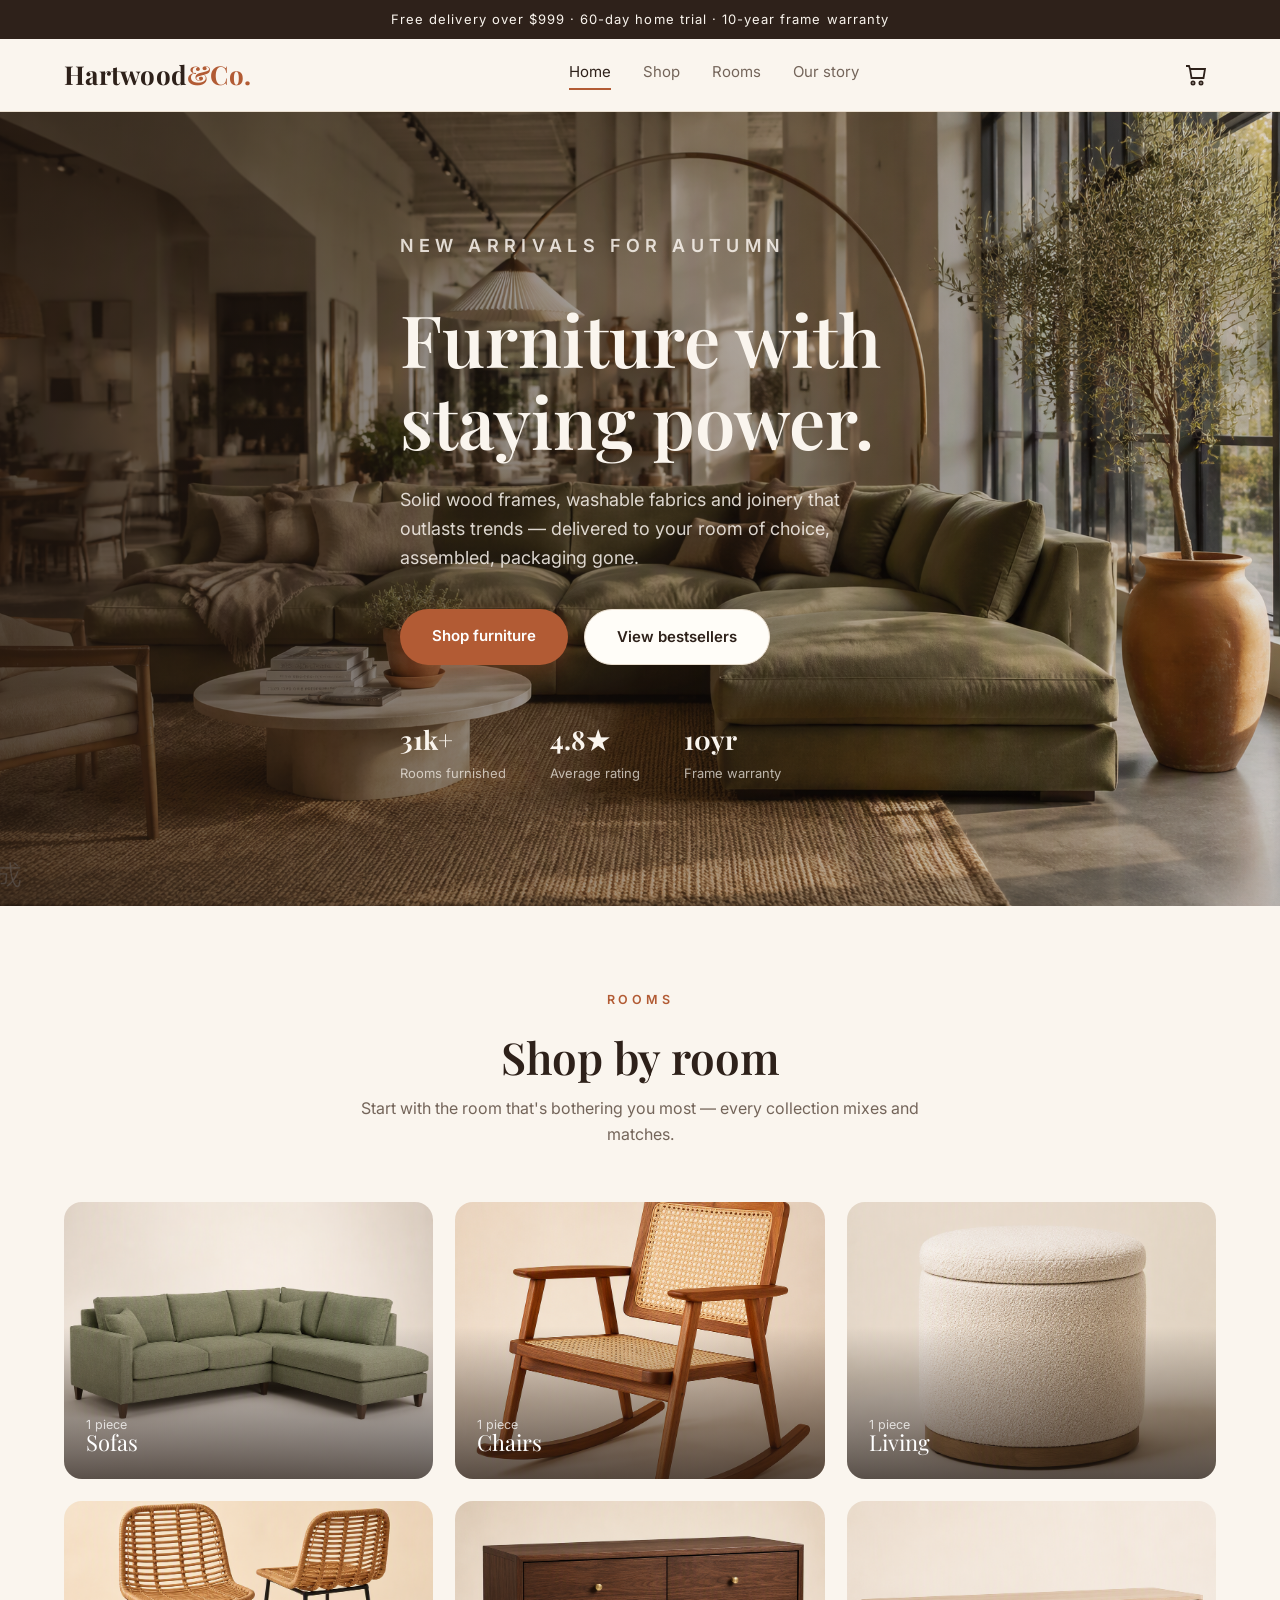
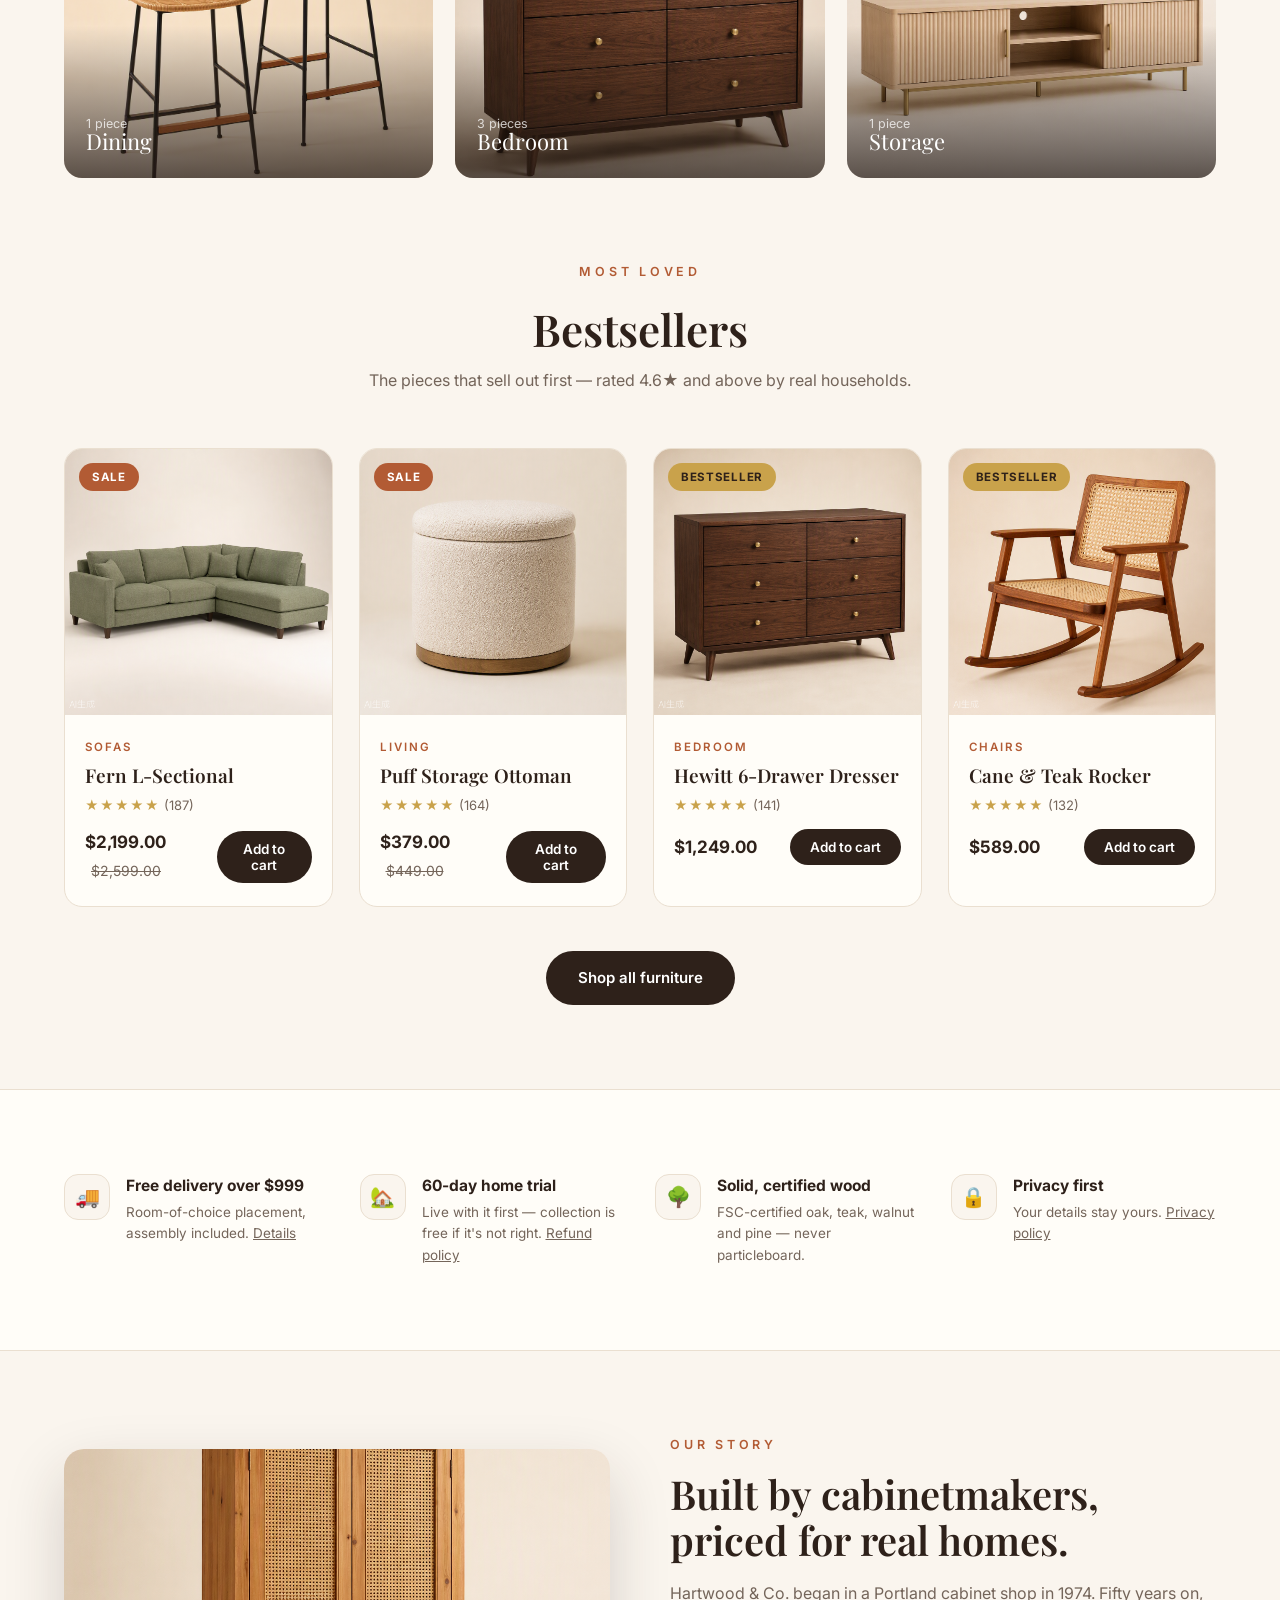
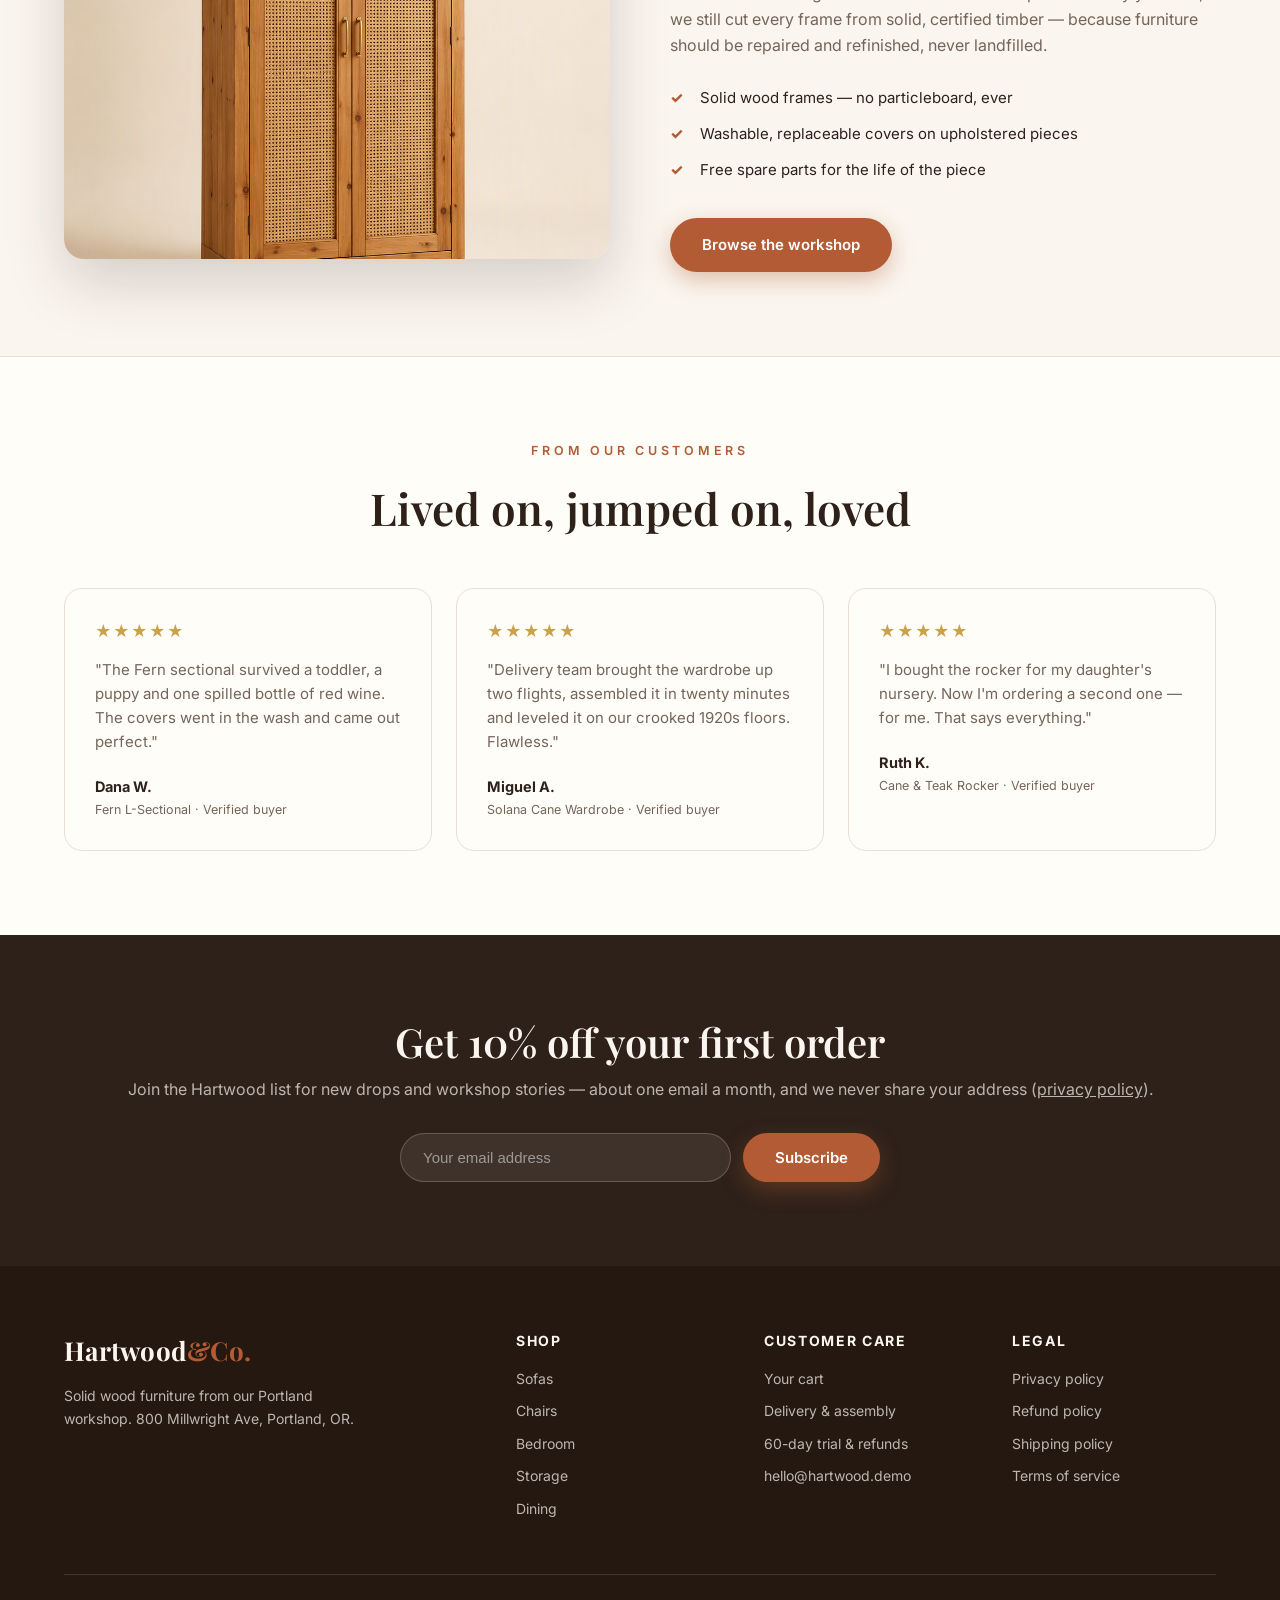
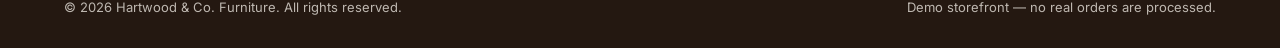
<file: index.html>
<!DOCTYPE html>
<html lang="en">
<head>
<meta charset="UTF-8">
<meta name="viewport" content="width=device-width, initial-scale=1.0">
<title>Hartwood &amp; Co. — Furniture with staying power</title>
<meta name="description" content="Sectionals, rockers, dressers and more — solid wood furniture delivered free over $999, with a 60-day home trial.">
<link rel="preconnect" href="https://fonts.googleapis.com">
<link href="https://fonts.googleapis.com/css2?family=Playfair+Display:wght@500;600;700&family=Inter:wght@400;600;700;800&display=swap" rel="stylesheet">
<link rel="stylesheet" href="assets/css/style.css">
</head>
<body data-page="home">

<div class="announce">Free delivery over $999 · 60-day home trial · 10-year frame warranty</div>

<header class="site">
  <div class="wrap header-in">
    <a class="logo" href="index.html">Hartwood<em>&amp;Co.</em></a>
    <nav class="nav">
      <a href="index.html" data-nav="home">Home</a>
      <a href="shop.html" data-nav="shop">Shop</a>
      <a href="index.html#rooms" data-nav="rooms">Rooms</a>
      <a href="index.html#story" data-nav="story">Our story</a>
    </nav>
    <div class="header-actions">
      <a class="cart-link" href="cart.html" aria-label="Cart">
        <svg viewBox="0 0 24 24" fill="none" stroke="currentColor" stroke-width="1.8"><path d="M6 6h15l-1.5 9h-12z"/><path d="M6 6L5 3H2"/><circle cx="9" cy="20" r="1.6"/><circle cx="17" cy="20" r="1.6"/></svg>
        <span class="cart-count" data-cart-count>0</span>
      </a>
      <button class="burger" aria-label="Menu">☰</button>
    </div>
  </div>
</header>

<!-- hero -->
<div class="hero">
  <div class="hero-bg" style="background-image:url('assets/img/hero.jpg')"></div>
  <div class="wrap hero-in">
    <p class="eyebrow">New arrivals for autumn</p>
    <h1>Furniture with<br>staying power.</h1>
    <p>Solid wood frames, washable fabrics and joinery that outlasts trends — delivered to your room of choice, assembled, packaging gone.</p>
    <div class="hero-cta">
      <a class="btn btn-primary" href="shop.html">Shop furniture</a>
      <a class="btn btn-ghost" href="#bestsellers">View bestsellers</a>
    </div>
    <div class="hero-stats">
      <div><b>31k+</b><span>Rooms furnished</span></div>
      <div><b>4.8★</b><span>Average rating</span></div>
      <div><b>10yr</b><span>Frame warranty</span></div>
    </div>
  </div>
</div>

<!-- rooms -->
<section id="rooms">
  <div class="wrap">
    <div class="sec-head reveal">
      <p class="eyebrow">Rooms</p>
      <h2>Shop by room</h2>
      <p>Start with the room that's bothering you most — every collection mixes and matches.</p>
    </div>
    <div class="cat-grid" id="catGrid"></div>
  </div>
</section>

<!-- bestsellers -->
<section id="bestsellers" style="padding-top:0">
  <div class="wrap">
    <div class="sec-head reveal">
      <p class="eyebrow">Most loved</p>
      <h2>Bestsellers</h2>
      <p>The pieces that sell out first — rated 4.6★ and above by real households.</p>
    </div>
    <div class="prod-grid" id="bestGrid"></div>
    <div style="text-align:center;margin-top:44px">
      <a class="btn btn-dark" href="shop.html">Shop all furniture</a>
    </div>
  </div>
</section>

<!-- features -->
<section class="features">
  <div class="wrap feat-grid">
    <div class="feat reveal"><div class="feat-ico">🚚</div><div><b>Free delivery over $999</b><p>Room-of-choice placement, assembly included. <a href="shipping.html">Details</a></p></div></div>
    <div class="feat reveal"><div class="feat-ico">🏡</div><div><b>60-day home trial</b><p>Live with it first — collection is free if it's not right. <a href="refund.html">Refund policy</a></p></div></div>
    <div class="feat reveal"><div class="feat-ico">🌳</div><div><b>Solid, certified wood</b><p>FSC-certified oak, teak, walnut and pine — never particleboard.</p></div></div>
    <div class="feat reveal"><div class="feat-ico">🔒</div><div><b>Privacy first</b><p>Your details stay yours. <a href="privacy.html">Privacy policy</a></p></div></div>
  </div>
</section>

<!-- story -->
<section id="story">
  <div class="wrap about-banner">
    <img src="assets/img/wardrobe.jpg" alt="Hartwood & Co. cane wardrobe" class="reveal">
    <div class="reveal">
      <p class="eyebrow" style="color:var(--terra)">Our story</p>
      <h2>Built by cabinetmakers, priced for real homes.</h2>
      <p>Hartwood &amp; Co. began in a Portland cabinet shop in 1974. Fifty years on, we still cut every frame from solid, certified timber — because furniture should be repaired and refinished, never landfilled.</p>
      <ul class="checks">
        <li>Solid wood frames — no particleboard, ever</li>
        <li>Washable, replaceable covers on upholstered pieces</li>
        <li>Free spare parts for the life of the piece</li>
      </ul>
      <a class="btn btn-primary" href="shop.html">Browse the workshop</a>
    </div>
  </div>
</section>

<!-- testimonials -->
<section style="background:var(--paper);border-top:1px solid var(--line)">
  <div class="wrap">
    <div class="sec-head reveal">
      <p class="eyebrow">From our customers</p>
      <h2>Lived on, jumped on, loved</h2>
    </div>
    <div class="testi-grid">
      <div class="testi reveal">
        <span class="stars">★★★★★</span>
        <p>"The Fern sectional survived a toddler, a puppy and one spilled bottle of red wine. The covers went in the wash and came out perfect."</p>
        <b>Dana W.</b><small>Fern L-Sectional · Verified buyer</small>
      </div>
      <div class="testi reveal">
        <span class="stars">★★★★★</span>
        <p>"Delivery team brought the wardrobe up two flights, assembled it in twenty minutes and leveled it on our crooked 1920s floors. Flawless."</p>
        <b>Miguel A.</b><small>Solana Cane Wardrobe · Verified buyer</small>
      </div>
      <div class="testi reveal">
        <span class="stars">★★★★★</span>
        <p>"I bought the rocker for my daughter's nursery. Now I'm ordering a second one — for me. That says everything."</p>
        <b>Ruth K.</b><small>Cane &amp; Teak Rocker · Verified buyer</small>
      </div>
    </div>
  </div>
</section>

<!-- newsletter -->
<section class="newsletter">
  <div class="wrap">
    <h2 class="reveal">Get 10% off your first order</h2>
    <p class="reveal">Join the Hartwood list for new drops and workshop stories — about one email a month, and we never share your address (<a href="privacy.html">privacy policy</a>).</p>
    <form class="news-form demo-form reveal" data-toast="Welcome aboard! Check your inbox for 10% off.">
      <input type="email" placeholder="Your email address" required aria-label="Email address">
      <button class="btn btn-primary" type="submit">Subscribe</button>
    </form>
  </div>
</section>

<footer class="site">
  <div class="wrap">
    <div class="foot-grid">
      <div>
        <a class="logo" href="index.html">Hartwood<em>&amp;Co.</em></a>
        <p style="margin-top:14px;max-width:300px">Solid wood furniture from our Portland workshop. 800 Millwright Ave, Portland, OR.</p>
      </div>
      <div>
        <h4>Shop</h4>
        <ul>
          <li><a href="shop.html?cat=Sofas">Sofas</a></li>
          <li><a href="shop.html?cat=Chairs">Chairs</a></li>
          <li><a href="shop.html?cat=Bedroom">Bedroom</a></li>
          <li><a href="shop.html?cat=Storage">Storage</a></li>
          <li><a href="shop.html?cat=Dining">Dining</a></li>
        </ul>
      </div>
      <div>
        <h4>Customer care</h4>
        <ul>
          <li><a href="cart.html">Your cart</a></li>
          <li><a href="shipping.html">Delivery &amp; assembly</a></li>
          <li><a href="refund.html">60-day trial &amp; refunds</a></li>
          <li><a href="mailto:hello@hartwood.demo">hello@hartwood.demo</a></li>
        </ul>
      </div>
      <div>
        <h4>Legal</h4>
        <ul>
          <li><a href="privacy.html">Privacy policy</a></li>
          <li><a href="refund.html">Refund policy</a></li>
          <li><a href="shipping.html">Shipping policy</a></li>
          <li><a href="terms.html">Terms of service</a></li>
        </ul>
      </div>
    </div>
    <div class="foot-bar">
      <span>© 2026 Hartwood &amp; Co. Furniture. All rights reserved.</span>
      <span>Demo storefront — no real orders are processed.</span>
    </div>
  </div>
</footer>

<script src="assets/js/data.js"></script>
<script src="assets/js/app.js"></script>
<script>
  // Rooms grid: one representative tile per category (skip "All")
  (function () {
    const grid = document.getElementById("catGrid");
    const cats = CATEGORIES.filter((c) => c !== "All");
    grid.innerHTML = cats
      .map((c) => {
        const items = PRODUCTS.filter((p) => p.category === c);
        const rep = items[0];
        if (!rep) return "";
        return `
          <a class="cat-tile reveal" href="shop.html?cat=${encodeURIComponent(c)}">
            <img src="${rep.img}" alt="${c}" loading="lazy">
            <small>${items.length} piece${items.length > 1 ? "s" : ""}</small>
            <span>${c}</span>
          </a>`;
      })
      .join("");
  })();

  // Bestsellers: top 4 by rating * review count
  (function () {
    const grid = document.getElementById("bestGrid");
    const best = [...PRODUCTS]
      .sort((a, b) => b.rating * b.reviews - a.rating * a.reviews)
      .slice(0, 4);
    grid.innerHTML = best.map((p) => Store.productCard(p)).join("");
  })();

  // Re-observe dynamically added .reveal elements
  document.addEventListener("DOMContentLoaded", () => {
    const io = new IntersectionObserver(
      (entries) => entries.forEach((en) => {
        if (en.isIntersecting) { en.target.classList.add("in"); io.unobserve(en.target); }
      }),
      { threshold: 0.12 }
    );
    document.querySelectorAll(".reveal:not(.in)").forEach((el) => io.observe(el));
  });
</script>
</body>
</html>
</file>
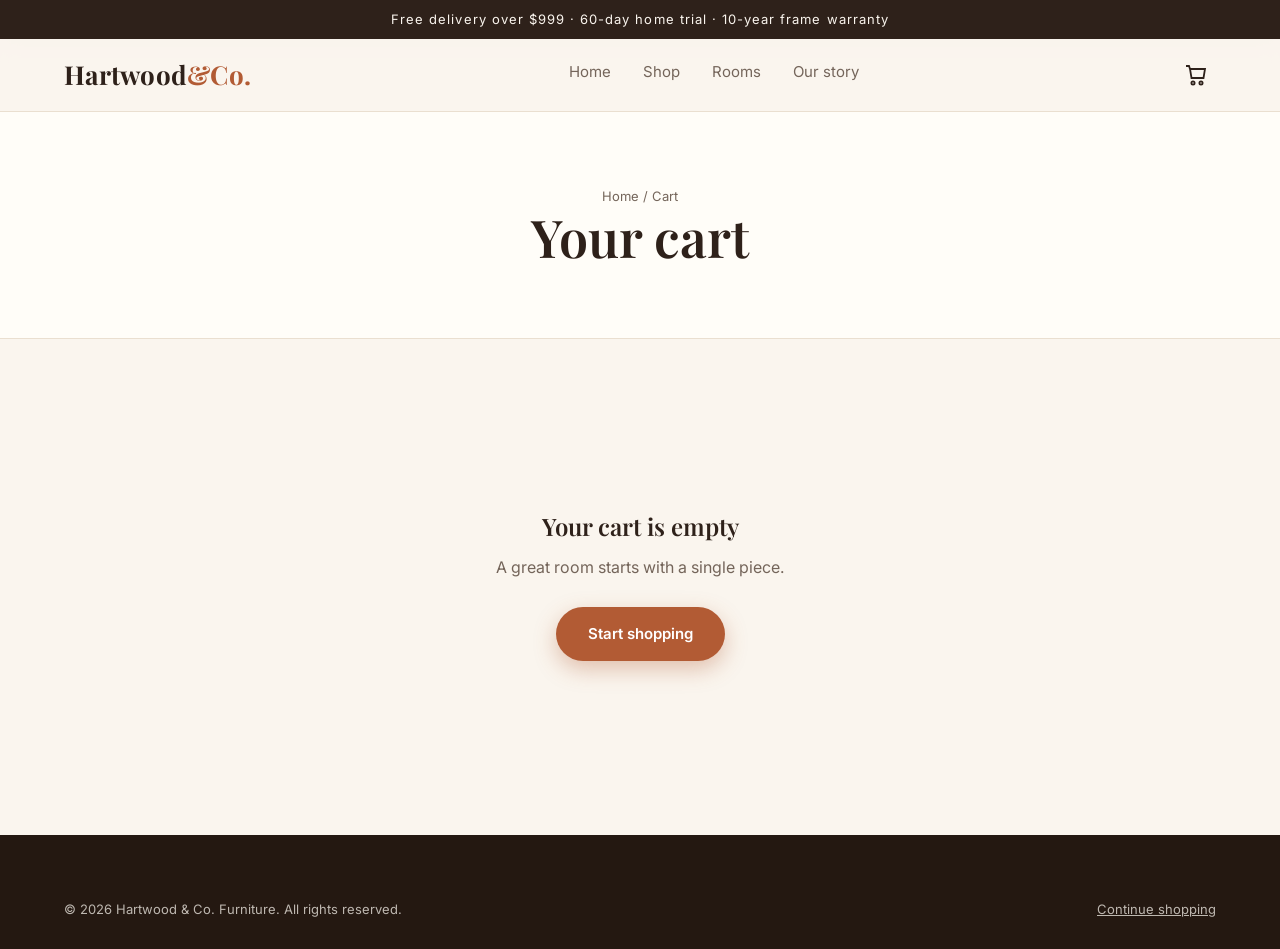
<file: cart.html>
<!DOCTYPE html>
<html lang="en">
<head>
<meta charset="UTF-8">
<meta name="viewport" content="width=device-width, initial-scale=1.0">
<title>Your cart — Hartwood &amp; Co.</title>
<meta name="description" content="Review your Hartwood & Co. cart and check out.">
<link rel="preconnect" href="https://fonts.googleapis.com">
<link href="https://fonts.googleapis.com/css2?family=Playfair+Display:wght@500;600;700&family=Inter:wght@400;600;700;800&display=swap" rel="stylesheet">
<link rel="stylesheet" href="assets/css/style.css">
</head>
<body data-page="cart">

<div class="announce">Free delivery over $999 · 60-day home trial · 10-year frame warranty</div>

<header class="site">
  <div class="wrap header-in">
    <a class="logo" href="index.html">Hartwood<em>&amp;Co.</em></a>
    <nav class="nav">
      <a href="index.html" data-nav="home">Home</a>
      <a href="shop.html" data-nav="shop">Shop</a>
      <a href="index.html#rooms" data-nav="rooms">Rooms</a>
      <a href="index.html#story" data-nav="story">Our story</a>
    </nav>
    <div class="header-actions">
      <a class="cart-link" href="cart.html" aria-label="Cart">
        <svg viewBox="0 0 24 24" fill="none" stroke="currentColor" stroke-width="1.8"><path d="M6 6h15l-1.5 9h-12z"/><path d="M6 6L5 3H2"/><circle cx="9" cy="20" r="1.6"/><circle cx="17" cy="20" r="1.6"/></svg>
        <span class="cart-count" data-cart-count>0</span>
      </a>
      <button class="burger" aria-label="Menu">☰</button>
    </div>
  </div>
</header>

<div class="page-hero">
  <div class="wrap">
    <p class="crumbs"><a href="index.html">Home</a> / Cart</p>
    <h1>Your cart</h1>
  </div>
</div>

<section>
  <div class="wrap">
    <div class="cart-empty" id="cartEmpty" style="display:none">
      <h2>Your cart is empty</h2>
      <p style="color:var(--ink-soft);margin-bottom:26px">A great room starts with a single piece.</p>
      <a class="btn btn-primary" href="shop.html">Start shopping</a>
    </div>

    <div class="cart-layout" id="cartLayout">
      <div class="cart-items" id="cartItems"></div>
      <aside class="summary">
        <h3>Order summary</h3>
        <form class="promo" id="promoForm">
          <input type="text" id="promoInput" placeholder="Promo code (try HART10)" aria-label="Promo code">
          <button class="btn btn-dark btn-sm" type="submit">Apply</button>
        </form>
        <div class="sum-row"><span>Subtotal</span><span id="sumSub">$0.00</span></div>
        <div class="sum-row discount" id="discRow" style="display:none"><span>Discount (10%)</span><span id="sumDisc">−$0.00</span></div>
        <div class="sum-row"><span>Delivery &amp; assembly</span><span id="sumShip">$0.00</span></div>
        <div class="sum-total"><span>Total</span><span id="sumTotal">$0.00</span></div>
        <button class="btn btn-primary btn-block" id="checkoutBtn">Proceed to checkout</button>
        <p class="summary-note">
          Demo checkout — no payment is processed and your cart is stored only in this browser.<br>
          By ordering you agree to our <a href="terms.html">Terms</a> · <a href="refund.html">Refunds</a> · <a href="privacy.html">Privacy</a>
        </p>
      </aside>
    </div>
  </div>
</section>

<footer class="site">
  <div class="wrap">
    <div class="foot-bar" style="border:0;padding-top:0">
      <span>© 2026 Hartwood &amp; Co. Furniture. All rights reserved.</span>
      <span><a href="shop.html">Continue shopping</a></span>
    </div>
  </div>
</footer>

<script src="assets/js/data.js"></script>
<script src="assets/js/app.js"></script>
<script>
  (function () {
    const FREE_SHIP = 999;
    const SHIP_COST = 79;
    let promo = 0; // 0 or 0.10

    const layout = document.getElementById("cartLayout");
    const emptyEl = document.getElementById("cartEmpty");
    const itemsEl = document.getElementById("cartItems");

    function totals() {
      const cart = Store.getCart();
      let sub = 0;
      cart.forEach((l) => {
        const p = PRODUCTS.find((p) => p.id === l.id);
        if (p) sub += p.price * l.qty;
      });
      const disc = sub * promo;
      const afterDisc = sub - disc;
      const ship = afterDisc >= FREE_SHIP || afterDisc === 0 ? 0 : SHIP_COST;
      return { sub, disc, ship, total: afterDisc + ship };
    }

    function render() {
      const cart = Store.getCart();
      if (!cart.length) {
        layout.style.display = "none";
        emptyEl.style.display = "block";
        return;
      }
      layout.style.display = "grid";
      emptyEl.style.display = "none";

      itemsEl.innerHTML = cart
        .map((l) => {
          const p = PRODUCTS.find((p) => p.id === l.id);
          if (!p) return "";
          return `
            <div class="cart-item">
              <img src="${p.img}" alt="${p.name}">
              <div>
                <span class="ci-cat">${p.category}</span>
                <h3 class="ci-name">${p.name}</h3>
                <span class="ci-unit">${Store.money(p.price)} each</span>
              </div>
              <div class="ci-right">
                <div class="qty">
                  <button data-dec="${p.id}" aria-label="Decrease quantity">−</button>
                  <span>${l.qty}</span>
                  <button data-inc="${p.id}" aria-label="Increase quantity">+</button>
                </div>
                <span class="ci-total">${Store.money(p.price * l.qty)}</span>
                <button class="ci-remove" data-rm="${p.id}">Remove</button>
              </div>
            </div>`;
        })
        .join("");

      const t = totals();
      document.getElementById("sumSub").textContent = Store.money(t.sub);
      document.getElementById("discRow").style.display = t.disc > 0 ? "flex" : "none";
      document.getElementById("sumDisc").textContent = "−" + Store.money(t.disc);
      document.getElementById("sumShip").textContent = t.ship === 0 ? "Free" : Store.money(t.ship);
      document.getElementById("sumTotal").textContent = Store.money(t.total);
    }

    itemsEl.addEventListener("click", (e) => {
      const inc = e.target.closest("[data-inc]");
      const dec = e.target.closest("[data-dec]");
      const rm = e.target.closest("[data-rm]");
      const cart = Store.getCart();
      if (inc) {
        const l = cart.find((l) => l.id === inc.getAttribute("data-inc"));
        if (l) Store.setQty(l.id, l.qty + 1);
      } else if (dec) {
        const l = cart.find((l) => l.id === dec.getAttribute("data-dec"));
        if (l) Store.setQty(l.id, l.qty - 1);
      } else if (rm) {
        Store.setQty(rm.getAttribute("data-rm"), 0);
        Store.showToast("Item removed");
      } else {
        return;
      }
      render();
    });

    document.getElementById("promoForm").addEventListener("submit", (e) => {
      e.preventDefault();
      const code = document.getElementById("promoInput").value.trim().toUpperCase();
      if (code === "HART10") {
        promo = 0.10;
        Store.showToast("Promo applied: 10% off");
      } else {
        promo = 0;
        Store.showToast(code ? "That code isn't valid" : "Enter a promo code");
      }
      render();
    });

    document.getElementById("checkoutBtn").addEventListener("click", () => {
      const t = totals();
      Store.showToast(`Demo checkout complete — ${Store.money(t.total)}. Thank you!`);
      localStorage.removeItem("hartwood_cart");
      promo = 0;
      Store.updateCartBadge();
      render();
    });

    render();
  })();
</script>
</body>
</html>
</file>
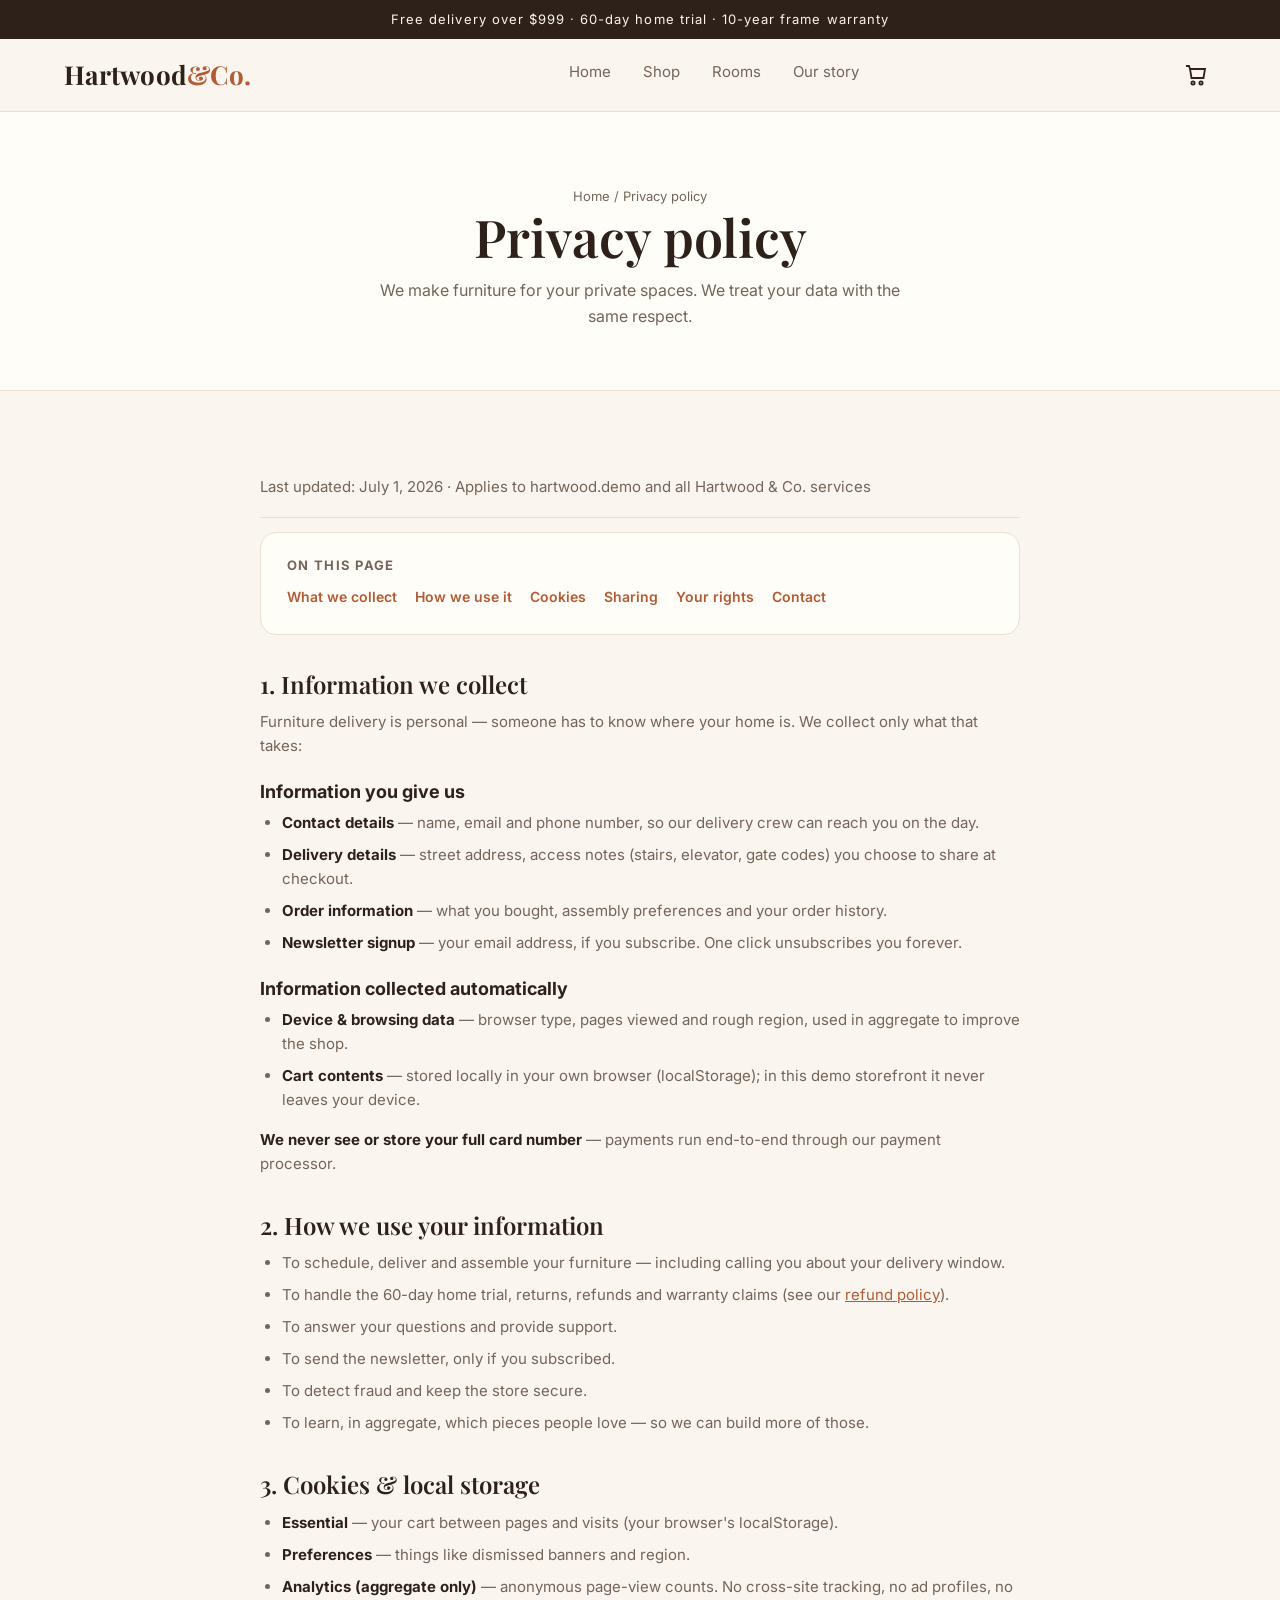
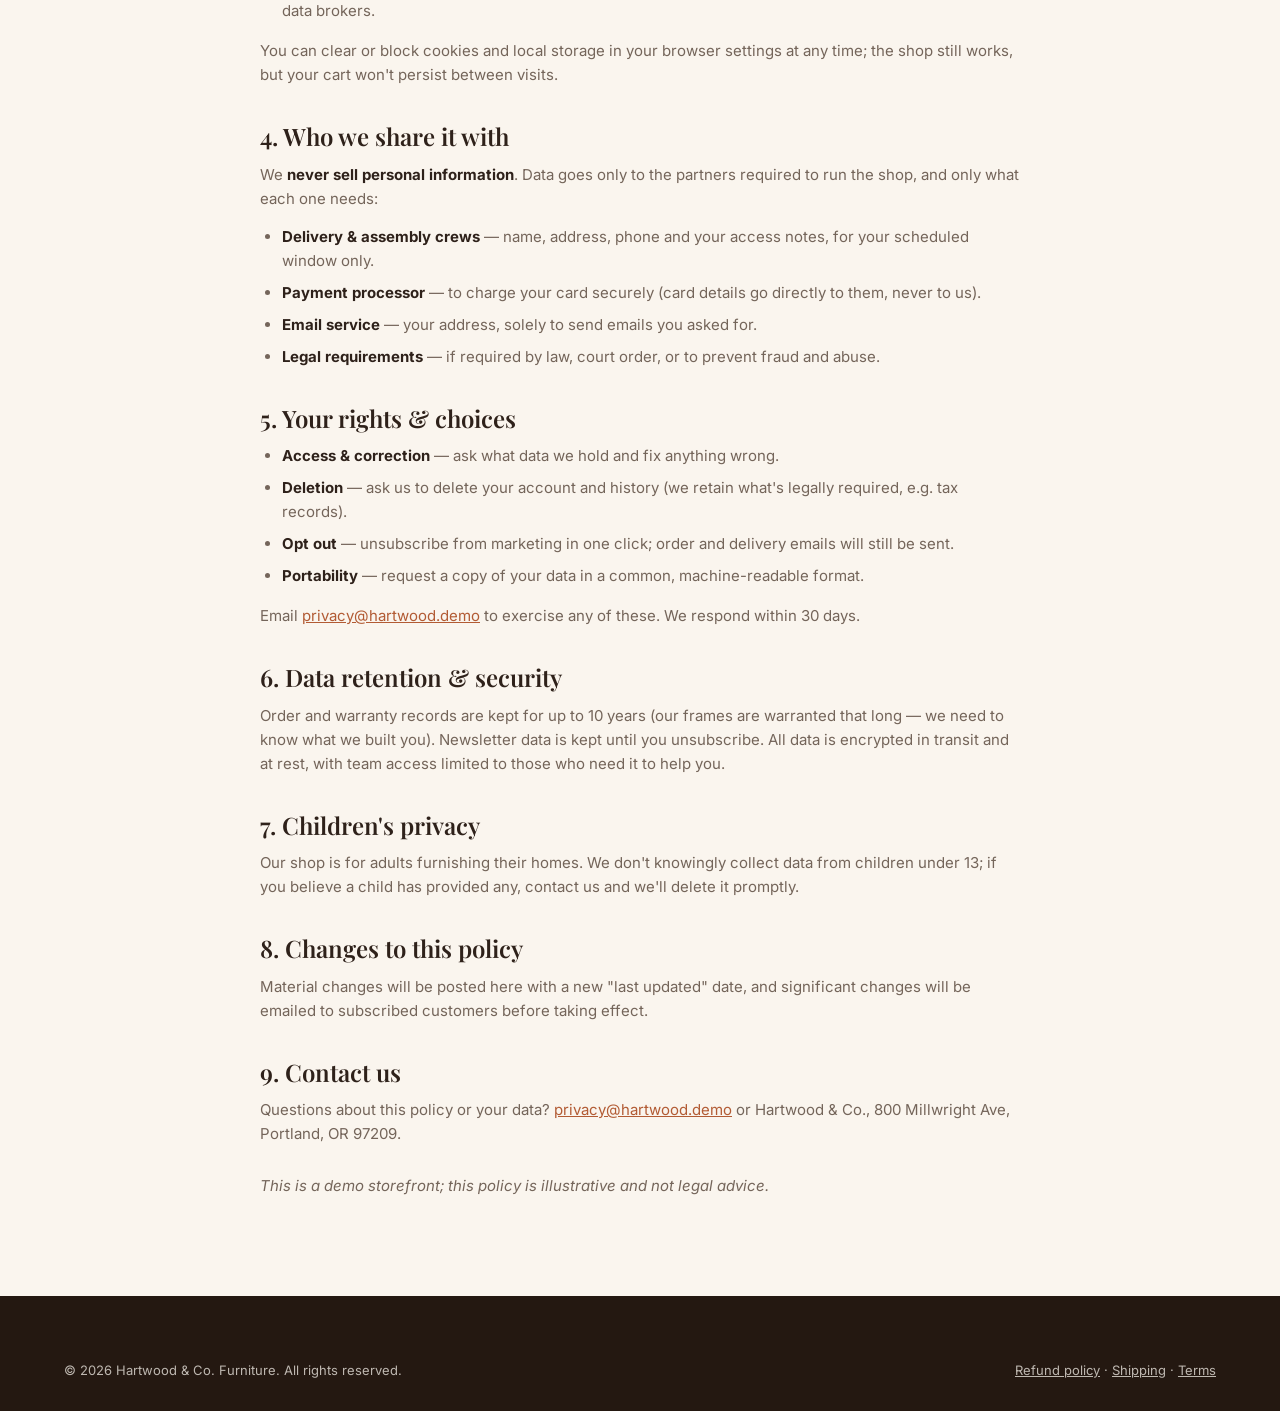
<file: privacy.html>
<!DOCTYPE html>
<html lang="en">
<head>
<meta charset="UTF-8">
<meta name="viewport" content="width=device-width, initial-scale=1.0">
<title>Privacy policy — Hartwood &amp; Co.</title>
<meta name="description" content="How Hartwood & Co. collects, uses and protects your personal information.">
<link rel="preconnect" href="https://fonts.googleapis.com">
<link href="https://fonts.googleapis.com/css2?family=Playfair+Display:wght@500;600;700&family=Inter:wght@400;600;700;800&display=swap" rel="stylesheet">
<link rel="stylesheet" href="assets/css/style.css">
</head>
<body data-page="privacy">

<div class="announce">Free delivery over $999 · 60-day home trial · 10-year frame warranty</div>

<header class="site">
  <div class="wrap header-in">
    <a class="logo" href="index.html">Hartwood<em>&amp;Co.</em></a>
    <nav class="nav">
      <a href="index.html" data-nav="home">Home</a>
      <a href="shop.html" data-nav="shop">Shop</a>
      <a href="index.html#rooms" data-nav="rooms">Rooms</a>
      <a href="index.html#story" data-nav="story">Our story</a>
    </nav>
    <div class="header-actions">
      <a class="cart-link" href="cart.html" aria-label="Cart">
        <svg viewBox="0 0 24 24" fill="none" stroke="currentColor" stroke-width="1.8"><path d="M6 6h15l-1.5 9h-12z"/><path d="M6 6L5 3H2"/><circle cx="9" cy="20" r="1.6"/><circle cx="17" cy="20" r="1.6"/></svg>
        <span class="cart-count" data-cart-count>0</span>
      </a>
      <button class="burger" aria-label="Menu">☰</button>
    </div>
  </div>
</header>

<div class="page-hero">
  <div class="wrap">
    <p class="crumbs"><a href="index.html">Home</a> / Privacy policy</p>
    <h1>Privacy policy</h1>
    <p>We make furniture for your private spaces. We treat your data with the same respect.</p>
  </div>
</div>

<section>
  <div class="wrap">
    <div class="policy">
      <p class="policy-meta">Last updated: July 1, 2026 · Applies to hartwood.demo and all Hartwood &amp; Co. services</p>

      <nav class="policy-toc">
        <b>On this page</b>
        <a href="#collect">What we collect</a>
        <a href="#use">How we use it</a>
        <a href="#cookies">Cookies</a>
        <a href="#sharing">Sharing</a>
        <a href="#rights">Your rights</a>
        <a href="#contact">Contact</a>
      </nav>

      <h2 id="collect">1. Information we collect</h2>
      <p>Furniture delivery is personal — someone has to know where your home is. We collect only what that takes:</p>
      <h3>Information you give us</h3>
      <ul>
        <li><strong>Contact details</strong> — name, email and phone number, so our delivery crew can reach you on the day.</li>
        <li><strong>Delivery details</strong> — street address, access notes (stairs, elevator, gate codes) you choose to share at checkout.</li>
        <li><strong>Order information</strong> — what you bought, assembly preferences and your order history.</li>
        <li><strong>Newsletter signup</strong> — your email address, if you subscribe. One click unsubscribes you forever.</li>
      </ul>
      <h3>Information collected automatically</h3>
      <ul>
        <li><strong>Device &amp; browsing data</strong> — browser type, pages viewed and rough region, used in aggregate to improve the shop.</li>
        <li><strong>Cart contents</strong> — stored locally in your own browser (localStorage); in this demo storefront it never leaves your device.</li>
      </ul>
      <p><strong>We never see or store your full card number</strong> — payments run end-to-end through our payment processor.</p>

      <h2 id="use">2. How we use your information</h2>
      <ul>
        <li>To schedule, deliver and assemble your furniture — including calling you about your delivery window.</li>
        <li>To handle the 60-day home trial, returns, refunds and warranty claims (see our <a href="refund.html">refund policy</a>).</li>
        <li>To answer your questions and provide support.</li>
        <li>To send the newsletter, only if you subscribed.</li>
        <li>To detect fraud and keep the store secure.</li>
        <li>To learn, in aggregate, which pieces people love — so we can build more of those.</li>
      </ul>

      <h2 id="cookies">3. Cookies &amp; local storage</h2>
      <ul>
        <li><strong>Essential</strong> — your cart between pages and visits (your browser's localStorage).</li>
        <li><strong>Preferences</strong> — things like dismissed banners and region.</li>
        <li><strong>Analytics (aggregate only)</strong> — anonymous page-view counts. No cross-site tracking, no ad profiles, no data brokers.</li>
      </ul>
      <p>You can clear or block cookies and local storage in your browser settings at any time; the shop still works, but your cart won't persist between visits.</p>

      <h2 id="sharing">4. Who we share it with</h2>
      <p>We <strong>never sell personal information</strong>. Data goes only to the partners required to run the shop, and only what each one needs:</p>
      <ul>
        <li><strong>Delivery &amp; assembly crews</strong> — name, address, phone and your access notes, for your scheduled window only.</li>
        <li><strong>Payment processor</strong> — to charge your card securely (card details go directly to them, never to us).</li>
        <li><strong>Email service</strong> — your address, solely to send emails you asked for.</li>
        <li><strong>Legal requirements</strong> — if required by law, court order, or to prevent fraud and abuse.</li>
      </ul>

      <h2 id="rights">5. Your rights &amp; choices</h2>
      <ul>
        <li><strong>Access &amp; correction</strong> — ask what data we hold and fix anything wrong.</li>
        <li><strong>Deletion</strong> — ask us to delete your account and history (we retain what's legally required, e.g. tax records).</li>
        <li><strong>Opt out</strong> — unsubscribe from marketing in one click; order and delivery emails will still be sent.</li>
        <li><strong>Portability</strong> — request a copy of your data in a common, machine-readable format.</li>
      </ul>
      <p>Email <a href="mailto:privacy@hartwood.demo">privacy@hartwood.demo</a> to exercise any of these. We respond within 30 days.</p>

      <h2>6. Data retention &amp; security</h2>
      <p>Order and warranty records are kept for up to 10 years (our frames are warranted that long — we need to know what we built you). Newsletter data is kept until you unsubscribe. All data is encrypted in transit and at rest, with team access limited to those who need it to help you.</p>

      <h2>7. Children's privacy</h2>
      <p>Our shop is for adults furnishing their homes. We don't knowingly collect data from children under 13; if you believe a child has provided any, contact us and we'll delete it promptly.</p>

      <h2>8. Changes to this policy</h2>
      <p>Material changes will be posted here with a new "last updated" date, and significant changes will be emailed to subscribed customers before taking effect.</p>

      <h2 id="contact">9. Contact us</h2>
      <p>Questions about this policy or your data? <a href="mailto:privacy@hartwood.demo">privacy@hartwood.demo</a> or Hartwood &amp; Co., 800 Millwright Ave, Portland, OR 97209.</p>
      <p style="margin-top:28px"><em>This is a demo storefront; this policy is illustrative and not legal advice.</em></p>
    </div>
  </div>
</section>

<footer class="site">
  <div class="wrap">
    <div class="foot-bar" style="border:0;padding-top:0">
      <span>© 2026 Hartwood &amp; Co. Furniture. All rights reserved.</span>
      <span><a href="refund.html">Refund policy</a> · <a href="shipping.html">Shipping</a> · <a href="terms.html">Terms</a></span>
    </div>
  </div>
</footer>

<script src="assets/js/data.js"></script>
<script src="assets/js/app.js"></script>
</body>
</html>
</file>
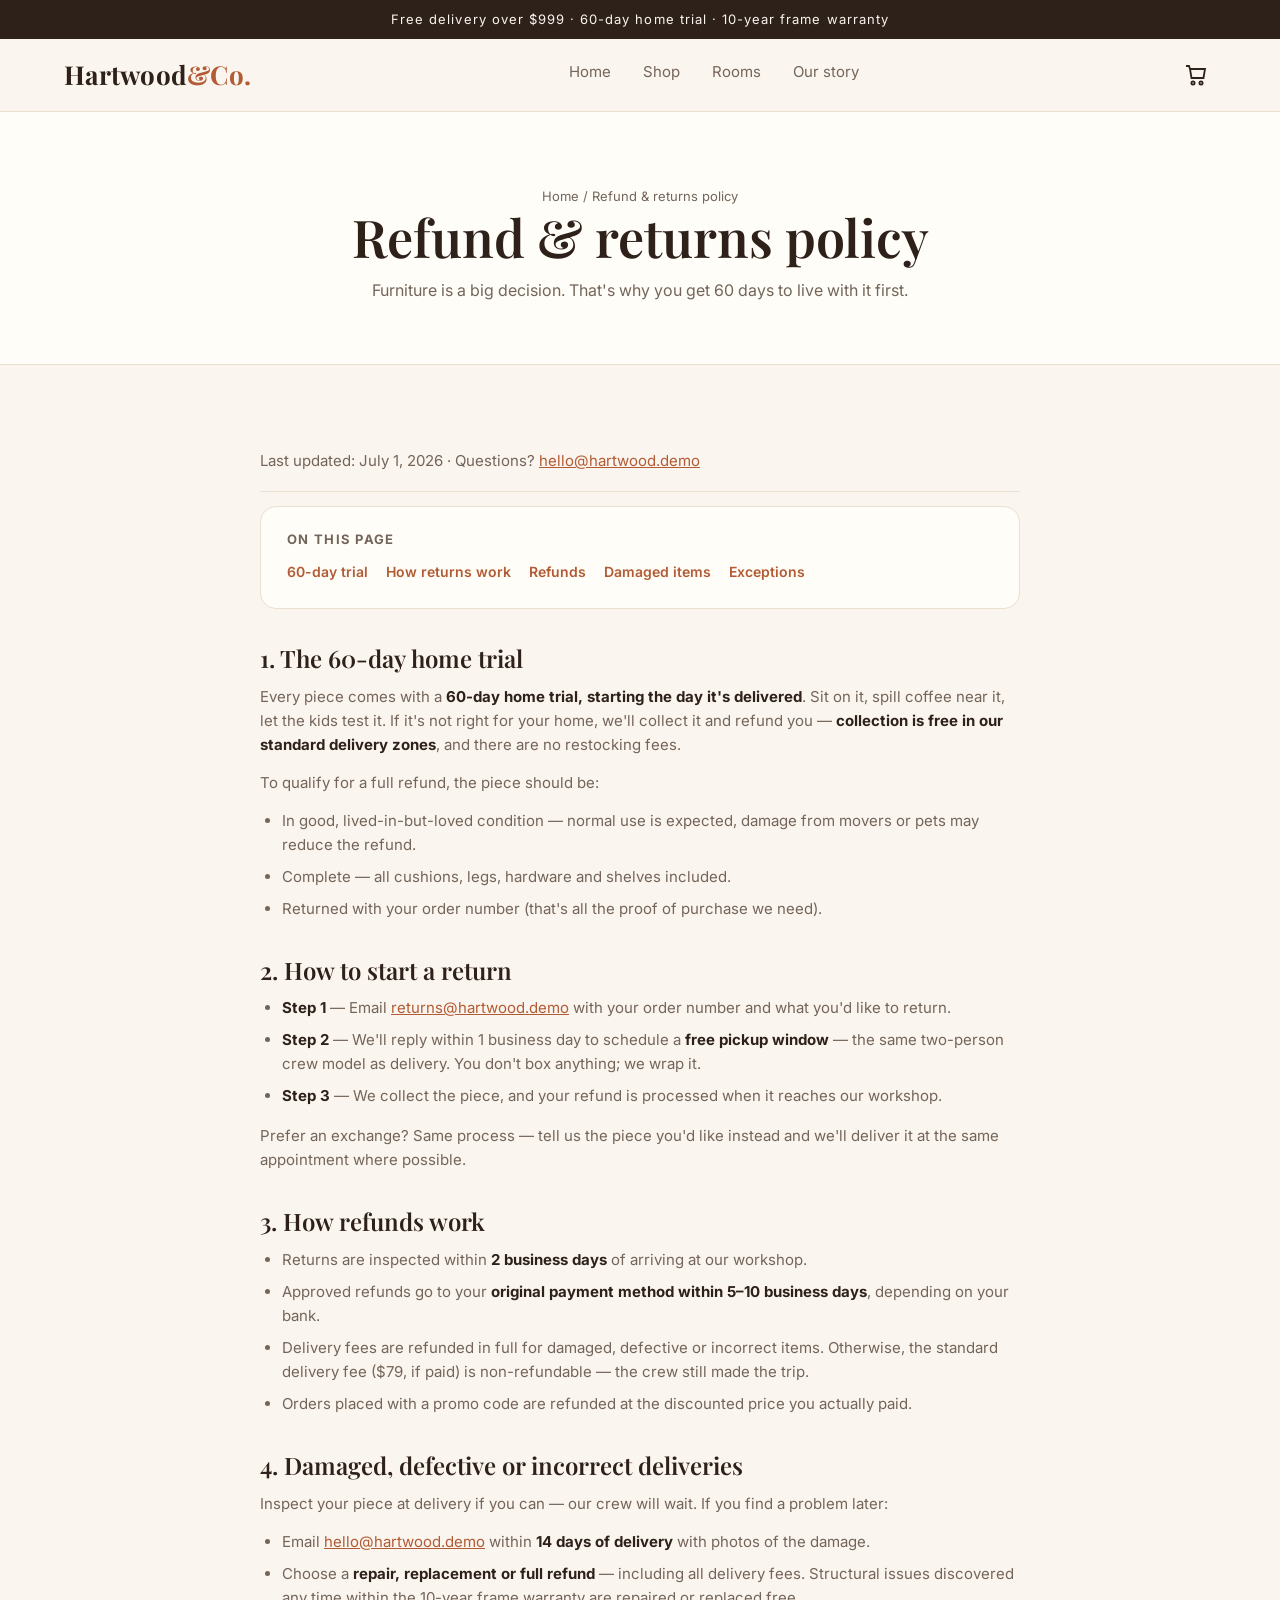
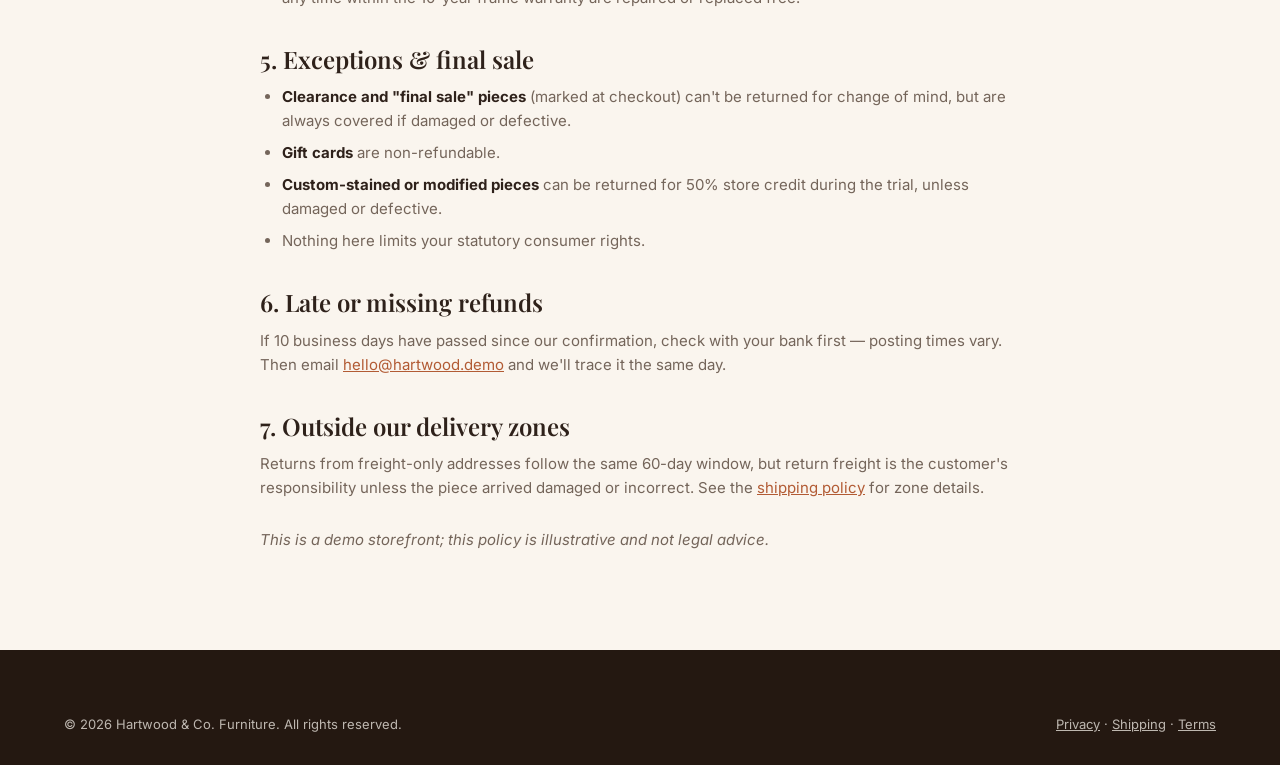
<file: refund.html>
<!DOCTYPE html>
<html lang="en">
<head>
<meta charset="UTF-8">
<meta name="viewport" content="width=device-width, initial-scale=1.0">
<title>Refund &amp; returns policy — Hartwood &amp; Co.</title>
<meta name="description" content="Our 60-day home trial: how returns, exchanges and refunds work for furniture at Hartwood & Co.">
<link rel="preconnect" href="https://fonts.googleapis.com">
<link href="https://fonts.googleapis.com/css2?family=Playfair+Display:wght@500;600;700&family=Inter:wght@400;600;700;800&display=swap" rel="stylesheet">
<link rel="stylesheet" href="assets/css/style.css">
</head>
<body data-page="refund">

<div class="announce">Free delivery over $999 · 60-day home trial · 10-year frame warranty</div>

<header class="site">
  <div class="wrap header-in">
    <a class="logo" href="index.html">Hartwood<em>&amp;Co.</em></a>
    <nav class="nav">
      <a href="index.html" data-nav="home">Home</a>
      <a href="shop.html" data-nav="shop">Shop</a>
      <a href="index.html#rooms" data-nav="rooms">Rooms</a>
      <a href="index.html#story" data-nav="story">Our story</a>
    </nav>
    <div class="header-actions">
      <a class="cart-link" href="cart.html" aria-label="Cart">
        <svg viewBox="0 0 24 24" fill="none" stroke="currentColor" stroke-width="1.8"><path d="M6 6h15l-1.5 9h-12z"/><path d="M6 6L5 3H2"/><circle cx="9" cy="20" r="1.6"/><circle cx="17" cy="20" r="1.6"/></svg>
        <span class="cart-count" data-cart-count>0</span>
      </a>
      <button class="burger" aria-label="Menu">☰</button>
    </div>
  </div>
</header>

<div class="page-hero">
  <div class="wrap">
    <p class="crumbs"><a href="index.html">Home</a> / Refund &amp; returns policy</p>
    <h1>Refund &amp; returns policy</h1>
    <p>Furniture is a big decision. That's why you get 60 days to live with it first.</p>
  </div>
</div>

<section>
  <div class="wrap">
    <div class="policy">
      <p class="policy-meta">Last updated: July 1, 2026 · Questions? <a href="mailto:hello@hartwood.demo">hello@hartwood.demo</a></p>

      <nav class="policy-toc">
        <b>On this page</b>
        <a href="#trial">60-day trial</a>
        <a href="#how">How returns work</a>
        <a href="#refunds">Refunds</a>
        <a href="#damaged">Damaged items</a>
        <a href="#exceptions">Exceptions</a>
      </nav>

      <h2 id="trial">1. The 60-day home trial</h2>
      <p>Every piece comes with a <strong>60-day home trial, starting the day it's delivered</strong>. Sit on it, spill coffee near it, let the kids test it. If it's not right for your home, we'll collect it and refund you — <strong>collection is free in our standard delivery zones</strong>, and there are no restocking fees.</p>
      <p>To qualify for a full refund, the piece should be:</p>
      <ul>
        <li>In good, lived-in-but-loved condition — normal use is expected, damage from movers or pets may reduce the refund.</li>
        <li>Complete — all cushions, legs, hardware and shelves included.</li>
        <li>Returned with your order number (that's all the proof of purchase we need).</li>
      </ul>

      <h2 id="how">2. How to start a return</h2>
      <ul>
        <li><strong>Step 1</strong> — Email <a href="mailto:returns@hartwood.demo">returns@hartwood.demo</a> with your order number and what you'd like to return.</li>
        <li><strong>Step 2</strong> — We'll reply within 1 business day to schedule a <strong>free pickup window</strong> — the same two-person crew model as delivery. You don't box anything; we wrap it.</li>
        <li><strong>Step 3</strong> — We collect the piece, and your refund is processed when it reaches our workshop.</li>
      </ul>
      <p>Prefer an exchange? Same process — tell us the piece you'd like instead and we'll deliver it at the same appointment where possible.</p>

      <h2 id="refunds">3. How refunds work</h2>
      <ul>
        <li>Returns are inspected within <strong>2 business days</strong> of arriving at our workshop.</li>
        <li>Approved refunds go to your <strong>original payment method within 5–10 business days</strong>, depending on your bank.</li>
        <li>Delivery fees are refunded in full for damaged, defective or incorrect items. Otherwise, the standard delivery fee ($79, if paid) is non-refundable — the crew still made the trip.</li>
        <li>Orders placed with a promo code are refunded at the discounted price you actually paid.</li>
      </ul>

      <h2 id="damaged">4. Damaged, defective or incorrect deliveries</h2>
      <p>Inspect your piece at delivery if you can — our crew will wait. If you find a problem later:</p>
      <ul>
        <li>Email <a href="mailto:hello@hartwood.demo">hello@hartwood.demo</a> within <strong>14 days of delivery</strong> with photos of the damage.</li>
        <li>Choose a <strong>repair, replacement or full refund</strong> — including all delivery fees. Structural issues discovered any time within the 10-year frame warranty are repaired or replaced free.</li>
      </ul>

      <h2 id="exceptions">5. Exceptions &amp; final sale</h2>
      <ul>
        <li><strong>Clearance and "final sale" pieces</strong> (marked at checkout) can't be returned for change of mind, but are always covered if damaged or defective.</li>
        <li><strong>Gift cards</strong> are non-refundable.</li>
        <li><strong>Custom-stained or modified pieces</strong> can be returned for 50% store credit during the trial, unless damaged or defective.</li>
        <li>Nothing here limits your statutory consumer rights.</li>
      </ul>

      <h2>6. Late or missing refunds</h2>
      <p>If 10 business days have passed since our confirmation, check with your bank first — posting times vary. Then email <a href="mailto:hello@hartwood.demo">hello@hartwood.demo</a> and we'll trace it the same day.</p>

      <h2>7. Outside our delivery zones</h2>
      <p>Returns from freight-only addresses follow the same 60-day window, but return freight is the customer's responsibility unless the piece arrived damaged or incorrect. See the <a href="shipping.html">shipping policy</a> for zone details.</p>
      <p style="margin-top:28px"><em>This is a demo storefront; this policy is illustrative and not legal advice.</em></p>
    </div>
  </div>
</section>

<footer class="site">
  <div class="wrap">
    <div class="foot-bar" style="border:0;padding-top:0">
      <span>© 2026 Hartwood &amp; Co. Furniture. All rights reserved.</span>
      <span><a href="privacy.html">Privacy</a> · <a href="shipping.html">Shipping</a> · <a href="terms.html">Terms</a></span>
    </div>
  </div>
</footer>

<script src="assets/js/data.js"></script>
<script src="assets/js/app.js"></script>
</body>
</html>
</file>
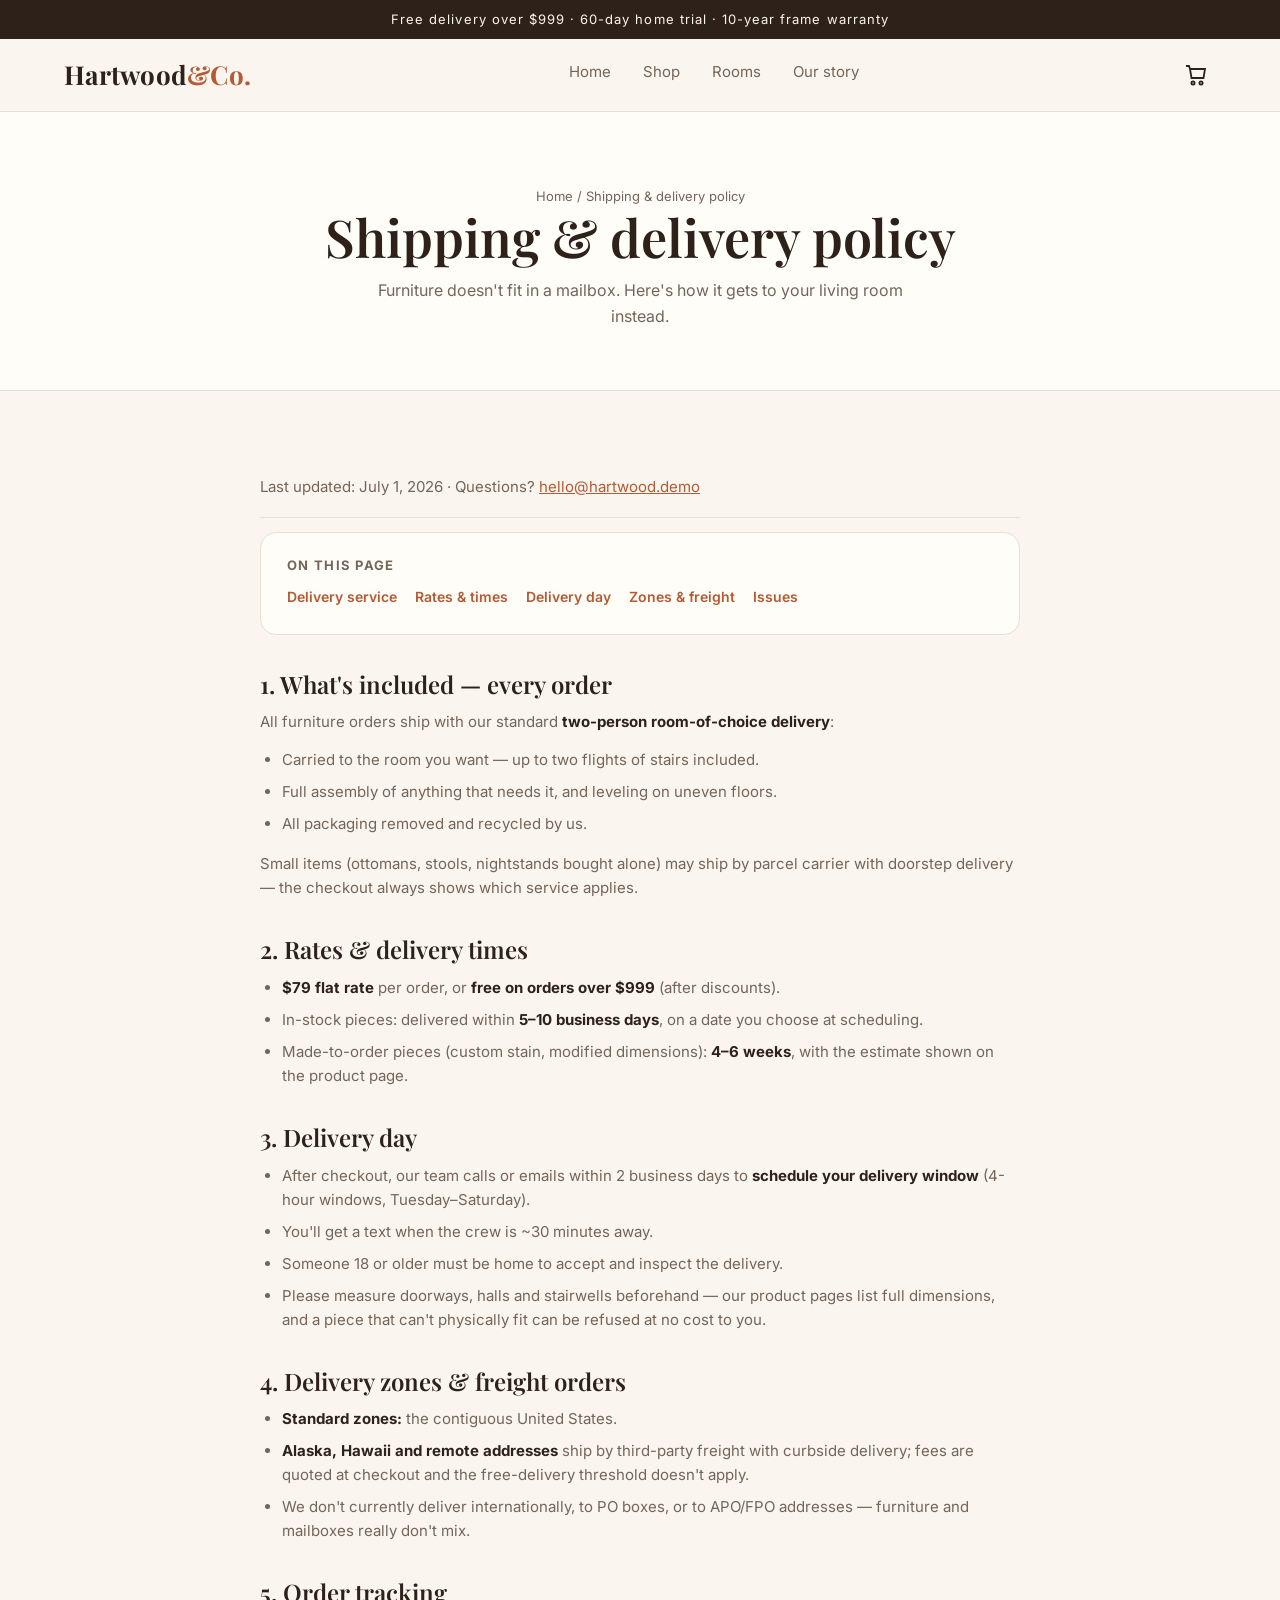
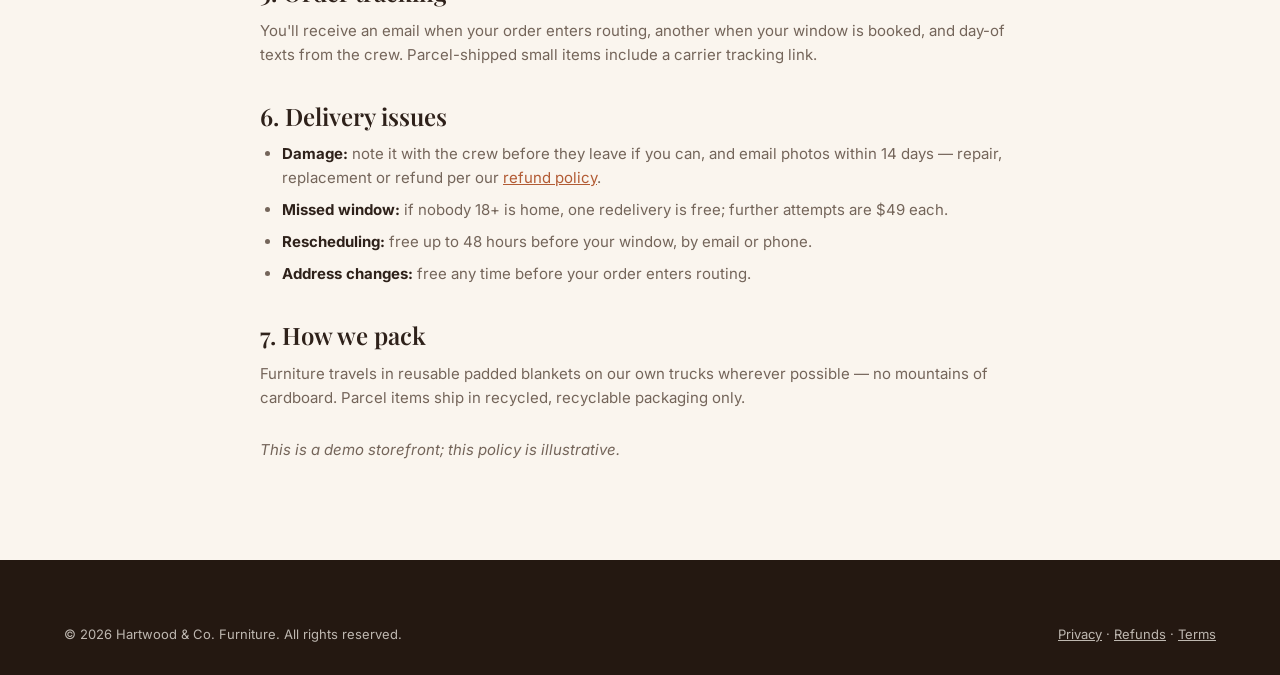
<file: shipping.html>
<!DOCTYPE html>
<html lang="en">
<head>
<meta charset="UTF-8">
<meta name="viewport" content="width=device-width, initial-scale=1.0">
<title>Shipping &amp; delivery policy — Hartwood &amp; Co.</title>
<meta name="description" content="Furniture delivery times, fees and white-glove service details at Hartwood & Co.">
<link rel="preconnect" href="https://fonts.googleapis.com">
<link href="https://fonts.googleapis.com/css2?family=Playfair+Display:wght@500;600;700&family=Inter:wght@400;600;700;800&display=swap" rel="stylesheet">
<link rel="stylesheet" href="assets/css/style.css">
</head>
<body data-page="shipping">

<div class="announce">Free delivery over $999 · 60-day home trial · 10-year frame warranty</div>

<header class="site">
  <div class="wrap header-in">
    <a class="logo" href="index.html">Hartwood<em>&amp;Co.</em></a>
    <nav class="nav">
      <a href="index.html" data-nav="home">Home</a>
      <a href="shop.html" data-nav="shop">Shop</a>
      <a href="index.html#rooms" data-nav="rooms">Rooms</a>
      <a href="index.html#story" data-nav="story">Our story</a>
    </nav>
    <div class="header-actions">
      <a class="cart-link" href="cart.html" aria-label="Cart">
        <svg viewBox="0 0 24 24" fill="none" stroke="currentColor" stroke-width="1.8"><path d="M6 6h15l-1.5 9h-12z"/><path d="M6 6L5 3H2"/><circle cx="9" cy="20" r="1.6"/><circle cx="17" cy="20" r="1.6"/></svg>
        <span class="cart-count" data-cart-count>0</span>
      </a>
      <button class="burger" aria-label="Menu">☰</button>
    </div>
  </div>
</header>

<div class="page-hero">
  <div class="wrap">
    <p class="crumbs"><a href="index.html">Home</a> / Shipping &amp; delivery policy</p>
    <h1>Shipping &amp; delivery policy</h1>
    <p>Furniture doesn't fit in a mailbox. Here's how it gets to your living room instead.</p>
  </div>
</div>

<section>
  <div class="wrap">
    <div class="policy">
      <p class="policy-meta">Last updated: July 1, 2026 · Questions? <a href="mailto:hello@hartwood.demo">hello@hartwood.demo</a></p>

      <nav class="policy-toc">
        <b>On this page</b>
        <a href="#service">Delivery service</a>
        <a href="#rates">Rates &amp; times</a>
        <a href="#day">Delivery day</a>
        <a href="#zones">Zones &amp; freight</a>
        <a href="#issues">Issues</a>
      </nav>

      <h2 id="service">1. What's included — every order</h2>
      <p>All furniture orders ship with our standard <strong>two-person room-of-choice delivery</strong>:</p>
      <ul>
        <li>Carried to the room you want — up to two flights of stairs included.</li>
        <li>Full assembly of anything that needs it, and leveling on uneven floors.</li>
        <li>All packaging removed and recycled by us.</li>
      </ul>
      <p>Small items (ottomans, stools, nightstands bought alone) may ship by parcel carrier with doorstep delivery — the checkout always shows which service applies.</p>

      <h2 id="rates">2. Rates &amp; delivery times</h2>
      <ul>
        <li><strong>$79 flat rate</strong> per order, or <strong>free on orders over $999</strong> (after discounts).</li>
        <li>In-stock pieces: delivered within <strong>5–10 business days</strong>, on a date you choose at scheduling.</li>
        <li>Made-to-order pieces (custom stain, modified dimensions): <strong>4–6 weeks</strong>, with the estimate shown on the product page.</li>
      </ul>

      <h2 id="day">3. Delivery day</h2>
      <ul>
        <li>After checkout, our team calls or emails within 2 business days to <strong>schedule your delivery window</strong> (4-hour windows, Tuesday–Saturday).</li>
        <li>You'll get a text when the crew is ~30 minutes away.</li>
        <li>Someone 18 or older must be home to accept and inspect the delivery.</li>
        <li>Please measure doorways, halls and stairwells beforehand — our product pages list full dimensions, and a piece that can't physically fit can be refused at no cost to you.</li>
      </ul>

      <h2 id="zones">4. Delivery zones &amp; freight orders</h2>
      <ul>
        <li><strong>Standard zones:</strong> the contiguous United States.</li>
        <li><strong>Alaska, Hawaii and remote addresses</strong> ship by third-party freight with curbside delivery; fees are quoted at checkout and the free-delivery threshold doesn't apply.</li>
        <li>We don't currently deliver internationally, to PO boxes, or to APO/FPO addresses — furniture and mailboxes really don't mix.</li>
      </ul>

      <h2>5. Order tracking</h2>
      <p>You'll receive an email when your order enters routing, another when your window is booked, and day-of texts from the crew. Parcel-shipped small items include a carrier tracking link.</p>

      <h2 id="issues">6. Delivery issues</h2>
      <ul>
        <li><strong>Damage:</strong> note it with the crew before they leave if you can, and email photos within 14 days — repair, replacement or refund per our <a href="refund.html">refund policy</a>.</li>
        <li><strong>Missed window:</strong> if nobody 18+ is home, one redelivery is free; further attempts are $49 each.</li>
        <li><strong>Rescheduling:</strong> free up to 48 hours before your window, by email or phone.</li>
        <li><strong>Address changes:</strong> free any time before your order enters routing.</li>
      </ul>

      <h2>7. How we pack</h2>
      <p>Furniture travels in reusable padded blankets on our own trucks wherever possible — no mountains of cardboard. Parcel items ship in recycled, recyclable packaging only.</p>
      <p style="margin-top:28px"><em>This is a demo storefront; this policy is illustrative.</em></p>
    </div>
  </div>
</section>

<footer class="site">
  <div class="wrap">
    <div class="foot-bar" style="border:0;padding-top:0">
      <span>© 2026 Hartwood &amp; Co. Furniture. All rights reserved.</span>
      <span><a href="privacy.html">Privacy</a> · <a href="refund.html">Refunds</a> · <a href="terms.html">Terms</a></span>
    </div>
  </div>
</footer>

<script src="assets/js/data.js"></script>
<script src="assets/js/app.js"></script>
</body>
</html>
</file>
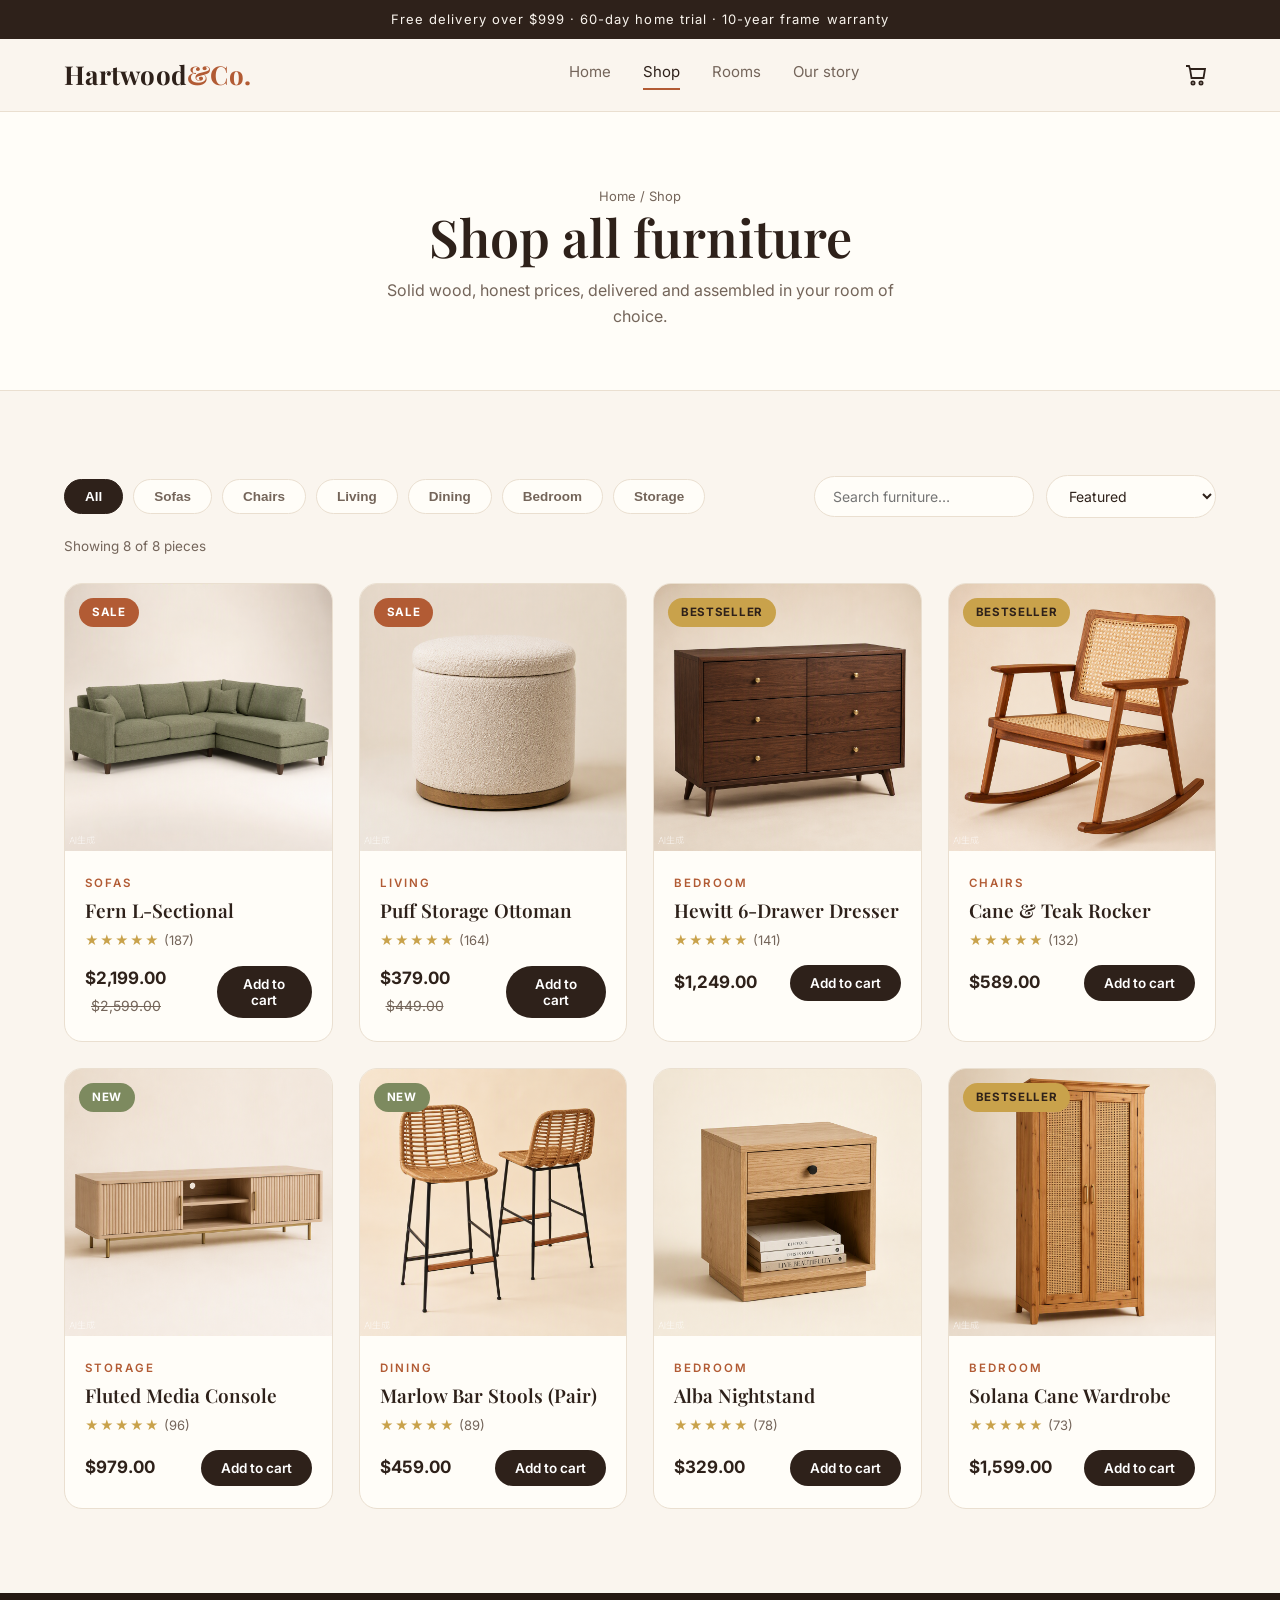
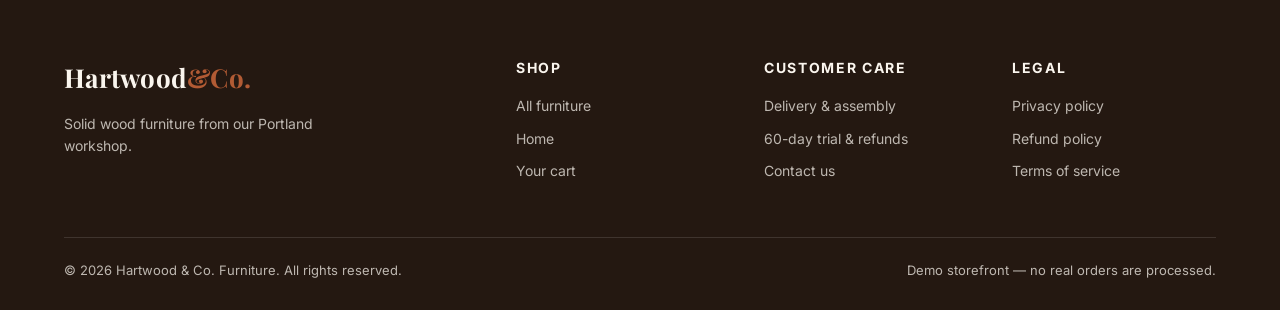
<file: shop.html>
<!DOCTYPE html>
<html lang="en">
<head>
<meta charset="UTF-8">
<meta name="viewport" content="width=device-width, initial-scale=1.0">
<title>Shop all furniture — Hartwood &amp; Co.</title>
<meta name="description" content="Browse all Hartwood & Co. furniture — sofas, chairs, living, dining, bedroom and storage.">
<link rel="preconnect" href="https://fonts.googleapis.com">
<link href="https://fonts.googleapis.com/css2?family=Playfair+Display:wght@500;600;700&family=Inter:wght@400;600;700;800&display=swap" rel="stylesheet">
<link rel="stylesheet" href="assets/css/style.css">
</head>
<body data-page="shop">

<div class="announce">Free delivery over $999 · 60-day home trial · 10-year frame warranty</div>

<header class="site">
  <div class="wrap header-in">
    <a class="logo" href="index.html">Hartwood<em>&amp;Co.</em></a>
    <nav class="nav">
      <a href="index.html" data-nav="home">Home</a>
      <a href="shop.html" data-nav="shop">Shop</a>
      <a href="index.html#rooms" data-nav="rooms">Rooms</a>
      <a href="index.html#story" data-nav="story">Our story</a>
    </nav>
    <div class="header-actions">
      <a class="cart-link" href="cart.html" aria-label="Cart">
        <svg viewBox="0 0 24 24" fill="none" stroke="currentColor" stroke-width="1.8"><path d="M6 6h15l-1.5 9h-12z"/><path d="M6 6L5 3H2"/><circle cx="9" cy="20" r="1.6"/><circle cx="17" cy="20" r="1.6"/></svg>
        <span class="cart-count" data-cart-count>0</span>
      </a>
      <button class="burger" aria-label="Menu">☰</button>
    </div>
  </div>
</header>

<div class="page-hero">
  <div class="wrap">
    <p class="crumbs"><a href="index.html">Home</a> / Shop</p>
    <h1>Shop all furniture</h1>
    <p>Solid wood, honest prices, delivered and assembled in your room of choice.</p>
  </div>
</div>

<section>
  <div class="wrap">
    <div class="toolbar">
      <div class="chips" id="chips"></div>
      <div class="toolbar-right">
        <input type="search" id="searchInput" placeholder="Search furniture…" aria-label="Search products">
        <select id="sortSelect" aria-label="Sort products">
          <option value="featured">Featured</option>
          <option value="price-asc">Price: low to high</option>
          <option value="price-desc">Price: high to low</option>
          <option value="rating">Top rated</option>
          <option value="name">Name A–Z</option>
        </select>
      </div>
    </div>
    <p class="result-count" id="resultCount"></p>
    <div class="prod-grid" id="prodGrid"></div>
    <div class="empty-note" id="emptyNote" style="display:none">
      <h2 class="serif">Nothing matches that search</h2>
      <p>Try a different keyword or room.</p>
    </div>
  </div>
</section>

<footer class="site">
  <div class="wrap">
    <div class="foot-grid">
      <div>
        <a class="logo" href="index.html">Hartwood<em>&amp;Co.</em></a>
        <p style="margin-top:14px;max-width:300px">Solid wood furniture from our Portland workshop.</p>
      </div>
      <div>
        <h4>Shop</h4>
        <ul>
          <li><a href="shop.html">All furniture</a></li>
          <li><a href="index.html">Home</a></li>
          <li><a href="cart.html">Your cart</a></li>
        </ul>
      </div>
      <div>
        <h4>Customer care</h4>
        <ul>
          <li><a href="shipping.html">Delivery &amp; assembly</a></li>
          <li><a href="refund.html">60-day trial &amp; refunds</a></li>
          <li><a href="mailto:hello@hartwood.demo">Contact us</a></li>
        </ul>
      </div>
      <div>
        <h4>Legal</h4>
        <ul>
          <li><a href="privacy.html">Privacy policy</a></li>
          <li><a href="refund.html">Refund policy</a></li>
          <li><a href="terms.html">Terms of service</a></li>
        </ul>
      </div>
    </div>
    <div class="foot-bar">
      <span>© 2026 Hartwood &amp; Co. Furniture. All rights reserved.</span>
      <span>Demo storefront — no real orders are processed.</span>
    </div>
  </div>
</footer>

<script src="assets/js/data.js"></script>
<script src="assets/js/app.js"></script>
<script>
  (function () {
    let state = { cat: "All", q: "", sort: "featured" };

    const params = new URLSearchParams(location.search);
    if (params.get("cat") && CATEGORIES.includes(params.get("cat"))) {
      state.cat = params.get("cat");
    }

    const chipsEl = document.getElementById("chips");
    const grid = document.getElementById("prodGrid");
    const count = document.getElementById("resultCount");
    const empty = document.getElementById("emptyNote");
    const search = document.getElementById("searchInput");
    const sortSel = document.getElementById("sortSelect");

    function renderChips() {
      chipsEl.innerHTML = CATEGORIES.map(
        (c) => `<button class="chip ${c === state.cat ? "active" : ""}" data-cat="${c}">${c}</button>`
      ).join("");
    }

    function applySort(list) {
      const l = [...list];
      switch (state.sort) {
        case "price-asc": return l.sort((a, b) => a.price - b.price);
        case "price-desc": return l.sort((a, b) => b.price - a.price);
        case "rating": return l.sort((a, b) => b.rating - a.rating);
        case "name": return l.sort((a, b) => a.name.localeCompare(b.name));
        default: return l.sort((a, b) => b.rating * b.reviews - a.rating * a.reviews);
      }
    }

    function render() {
      let list = PRODUCTS;
      if (state.cat !== "All") list = list.filter((p) => p.category === state.cat);
      if (state.q) {
        const q = state.q.toLowerCase();
        list = list.filter(
          (p) => p.name.toLowerCase().includes(q) || p.category.toLowerCase().includes(q) || p.desc.toLowerCase().includes(q)
        );
      }
      list = applySort(list);
      grid.innerHTML = list.map((p) => Store.productCard(p)).join("");
      grid.querySelectorAll(".reveal").forEach((el) => el.classList.add("in"));
      count.textContent = `Showing ${list.length} of ${PRODUCTS.length} pieces`;
      empty.style.display = list.length ? "none" : "block";
    }

    chipsEl.addEventListener("click", (e) => {
      const chip = e.target.closest("[data-cat]");
      if (!chip) return;
      state.cat = chip.getAttribute("data-cat");
      renderChips();
      render();
    });
    search.addEventListener("input", () => { state.q = search.value.trim(); render(); });
    sortSel.addEventListener("change", () => { state.sort = sortSel.value; render(); });

    renderChips();
    render();
  })();
</script>
</body>
</html>
</file>
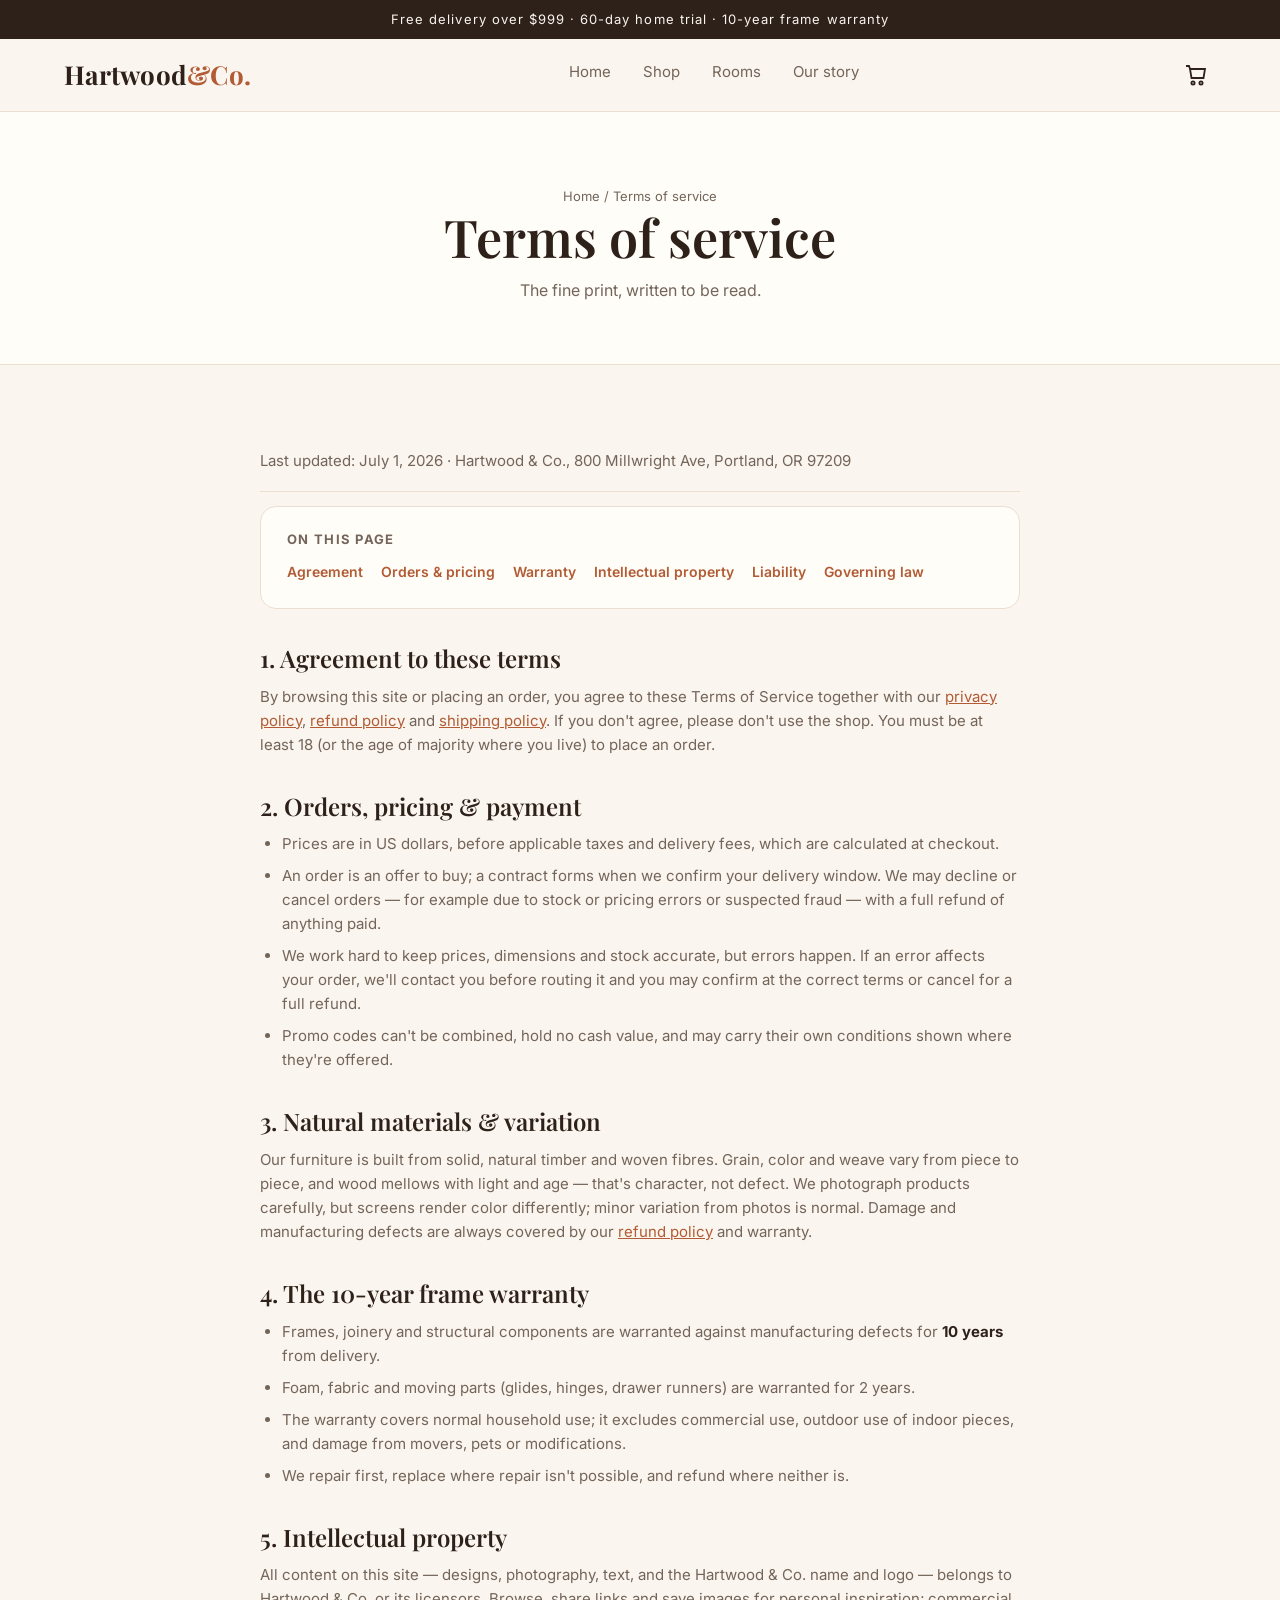
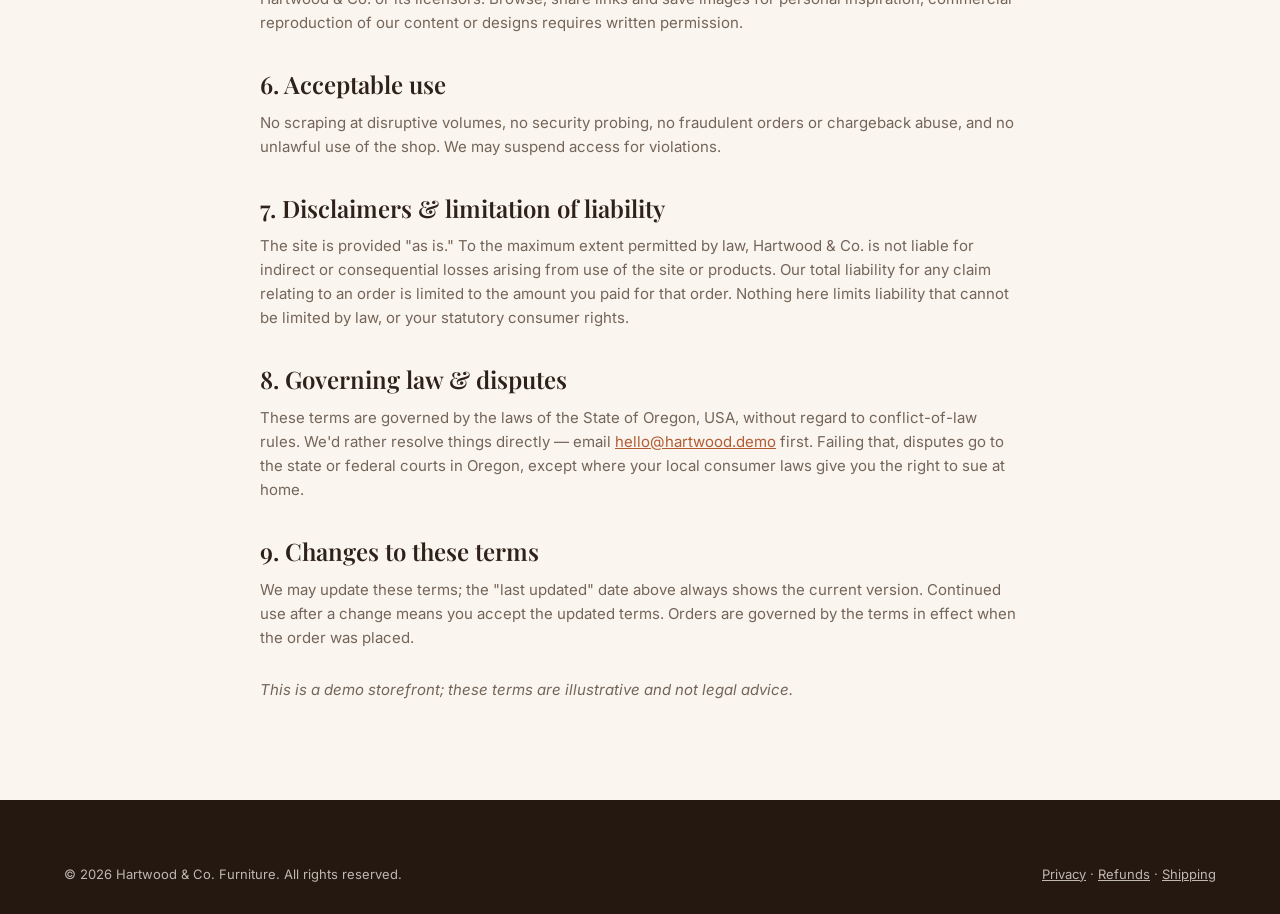
<file: terms.html>
<!DOCTYPE html>
<html lang="en">
<head>
<meta charset="UTF-8">
<meta name="viewport" content="width=device-width, initial-scale=1.0">
<title>Terms of service — Hartwood &amp; Co.</title>
<meta name="description" content="The terms that govern your use of the Hartwood & Co. shop.">
<link rel="preconnect" href="https://fonts.googleapis.com">
<link href="https://fonts.googleapis.com/css2?family=Playfair+Display:wght@500;600;700&family=Inter:wght@400;600;700;800&display=swap" rel="stylesheet">
<link rel="stylesheet" href="assets/css/style.css">
</head>
<body data-page="terms">

<div class="announce">Free delivery over $999 · 60-day home trial · 10-year frame warranty</div>

<header class="site">
  <div class="wrap header-in">
    <a class="logo" href="index.html">Hartwood<em>&amp;Co.</em></a>
    <nav class="nav">
      <a href="index.html" data-nav="home">Home</a>
      <a href="shop.html" data-nav="shop">Shop</a>
      <a href="index.html#rooms" data-nav="rooms">Rooms</a>
      <a href="index.html#story" data-nav="story">Our story</a>
    </nav>
    <div class="header-actions">
      <a class="cart-link" href="cart.html" aria-label="Cart">
        <svg viewBox="0 0 24 24" fill="none" stroke="currentColor" stroke-width="1.8"><path d="M6 6h15l-1.5 9h-12z"/><path d="M6 6L5 3H2"/><circle cx="9" cy="20" r="1.6"/><circle cx="17" cy="20" r="1.6"/></svg>
        <span class="cart-count" data-cart-count>0</span>
      </a>
      <button class="burger" aria-label="Menu">☰</button>
    </div>
  </div>
</header>

<div class="page-hero">
  <div class="wrap">
    <p class="crumbs"><a href="index.html">Home</a> / Terms of service</p>
    <h1>Terms of service</h1>
    <p>The fine print, written to be read.</p>
  </div>
</div>

<section>
  <div class="wrap">
    <div class="policy">
      <p class="policy-meta">Last updated: July 1, 2026 · Hartwood &amp; Co., 800 Millwright Ave, Portland, OR 97209</p>

      <nav class="policy-toc">
        <b>On this page</b>
        <a href="#agreement">Agreement</a>
        <a href="#orders">Orders &amp; pricing</a>
        <a href="#warranty">Warranty</a>
        <a href="#ip">Intellectual property</a>
        <a href="#liability">Liability</a>
        <a href="#law">Governing law</a>
      </nav>

      <h2 id="agreement">1. Agreement to these terms</h2>
      <p>By browsing this site or placing an order, you agree to these Terms of Service together with our <a href="privacy.html">privacy policy</a>, <a href="refund.html">refund policy</a> and <a href="shipping.html">shipping policy</a>. If you don't agree, please don't use the shop. You must be at least 18 (or the age of majority where you live) to place an order.</p>

      <h2 id="orders">2. Orders, pricing &amp; payment</h2>
      <ul>
        <li>Prices are in US dollars, before applicable taxes and delivery fees, which are calculated at checkout.</li>
        <li>An order is an offer to buy; a contract forms when we confirm your delivery window. We may decline or cancel orders — for example due to stock or pricing errors or suspected fraud — with a full refund of anything paid.</li>
        <li>We work hard to keep prices, dimensions and stock accurate, but errors happen. If an error affects your order, we'll contact you before routing it and you may confirm at the correct terms or cancel for a full refund.</li>
        <li>Promo codes can't be combined, hold no cash value, and may carry their own conditions shown where they're offered.</li>
      </ul>

      <h2>3. Natural materials &amp; variation</h2>
      <p>Our furniture is built from solid, natural timber and woven fibres. Grain, color and weave vary from piece to piece, and wood mellows with light and age — that's character, not defect. We photograph products carefully, but screens render color differently; minor variation from photos is normal. Damage and manufacturing defects are always covered by our <a href="refund.html">refund policy</a> and warranty.</p>

      <h2 id="warranty">4. The 10-year frame warranty</h2>
      <ul>
        <li>Frames, joinery and structural components are warranted against manufacturing defects for <strong>10 years</strong> from delivery.</li>
        <li>Foam, fabric and moving parts (glides, hinges, drawer runners) are warranted for 2 years.</li>
        <li>The warranty covers normal household use; it excludes commercial use, outdoor use of indoor pieces, and damage from movers, pets or modifications.</li>
        <li>We repair first, replace where repair isn't possible, and refund where neither is.</li>
      </ul>

      <h2 id="ip">5. Intellectual property</h2>
      <p>All content on this site — designs, photography, text, and the Hartwood &amp; Co. name and logo — belongs to Hartwood &amp; Co. or its licensors. Browse, share links and save images for personal inspiration; commercial reproduction of our content or designs requires written permission.</p>

      <h2>6. Acceptable use</h2>
      <p>No scraping at disruptive volumes, no security probing, no fraudulent orders or chargeback abuse, and no unlawful use of the shop. We may suspend access for violations.</p>

      <h2 id="liability">7. Disclaimers &amp; limitation of liability</h2>
      <p>The site is provided "as is." To the maximum extent permitted by law, Hartwood &amp; Co. is not liable for indirect or consequential losses arising from use of the site or products. Our total liability for any claim relating to an order is limited to the amount you paid for that order. Nothing here limits liability that cannot be limited by law, or your statutory consumer rights.</p>

      <h2 id="law">8. Governing law &amp; disputes</h2>
      <p>These terms are governed by the laws of the State of Oregon, USA, without regard to conflict-of-law rules. We'd rather resolve things directly — email <a href="mailto:hello@hartwood.demo">hello@hartwood.demo</a> first. Failing that, disputes go to the state or federal courts in Oregon, except where your local consumer laws give you the right to sue at home.</p>

      <h2>9. Changes to these terms</h2>
      <p>We may update these terms; the "last updated" date above always shows the current version. Continued use after a change means you accept the updated terms. Orders are governed by the terms in effect when the order was placed.</p>
      <p style="margin-top:28px"><em>This is a demo storefront; these terms are illustrative and not legal advice.</em></p>
    </div>
  </div>
</section>

<footer class="site">
  <div class="wrap">
    <div class="foot-bar" style="border:0;padding-top:0">
      <span>© 2026 Hartwood &amp; Co. Furniture. All rights reserved.</span>
      <span><a href="privacy.html">Privacy</a> · <a href="refund.html">Refunds</a> · <a href="shipping.html">Shipping</a></span>
    </div>
  </div>
</footer>

<script src="assets/js/data.js"></script>
<script src="assets/js/app.js"></script>
</body>
</html>
</file>
<file: assets/css/style.css>
/* Hartwood & Co. — Furniture storefront styles */
:root {
  --cream: #faf5ee;
  --paper: #fffdf8;
  --ink: #2e211a;
  --ink-soft: #74655a;
  --terra: #b25b34;
  --terra-deep: #94451f;
  --olive: #7d8a5f;
  --gold: #c9a24b;
  --line: #eadfd0;
  --serif: "Playfair Display", Georgia, serif;
  --sans: "Inter", "Segoe UI", Arial, sans-serif;
}

* { margin: 0; padding: 0; box-sizing: border-box; }
html { scroll-behavior: smooth; }
body {
  font-family: var(--sans);
  background: var(--cream);
  color: var(--ink);
  line-height: 1.6;
}
img { max-width: 100%; display: block; }
a { color: inherit; text-decoration: none; }
h1, h2, h3, .serif { font-family: var(--serif); font-weight: 600; line-height: 1.15; }

.wrap { max-width: 1200px; margin: 0 auto; padding: 0 24px; }
section { padding: 84px 0; }

/* ---------- announcement + header ---------- */
.announce {
  background: var(--ink);
  color: var(--cream);
  text-align: center;
  font-size: 13px;
  letter-spacing: 0.08em;
  padding: 9px 16px;
}
header.site {
  position: sticky;
  top: 0;
  z-index: 50;
  background: rgba(250, 245, 238, 0.92);
  backdrop-filter: blur(10px);
  border-bottom: 1px solid var(--line);
}
.header-in {
  display: flex;
  align-items: center;
  justify-content: space-between;
  height: 72px;
}
.logo {
  font-family: var(--serif);
  font-size: 26px;
  font-weight: 700;
  letter-spacing: 0.01em;
}
.logo em { color: var(--terra); font-style: normal; }
.nav { display: flex; gap: 32px; }
.nav a {
  font-size: 15px;
  color: var(--ink-soft);
  padding-bottom: 4px;
  border-bottom: 2px solid transparent;
  transition: color 0.2s, border-color 0.2s;
}
.nav a:hover { color: var(--ink); }
.nav a.active { color: var(--ink); border-color: var(--terra); }
.header-actions { display: flex; align-items: center; gap: 18px; }
.cart-link { position: relative; display: inline-flex; padding: 8px; }
.cart-link svg { width: 24px; height: 24px; }
.cart-count {
  position: absolute;
  top: -2px;
  right: -4px;
  min-width: 19px;
  height: 19px;
  border-radius: 10px;
  background: var(--terra);
  color: #fff;
  font-size: 11px;
  font-weight: 700;
  display: none;
  align-items: center;
  justify-content: center;
  padding: 0 5px;
}
.burger {
  display: none;
  background: none;
  border: 0;
  font-size: 26px;
  cursor: pointer;
  color: var(--ink);
}

/* ---------- buttons ---------- */
.btn {
  display: inline-block;
  border: 0;
  cursor: pointer;
  font-family: var(--sans);
  font-size: 15px;
  font-weight: 600;
  padding: 15px 32px;
  border-radius: 999px;
  transition: transform 0.15s, box-shadow 0.15s, background 0.2s;
}
.btn:hover { transform: translateY(-2px); }
.btn-primary { background: var(--terra); color: #fff; box-shadow: 0 8px 22px rgba(178, 91, 52, 0.35); }
.btn-primary:hover { background: var(--terra-deep); }
.btn-ghost { background: var(--paper); color: var(--ink); border: 1px solid var(--line); }
.btn-dark { background: var(--ink); color: #fff; }
.btn-dark:hover { background: #483730; }
.btn-sm { padding: 10px 20px; font-size: 13.5px; }
.btn-block { width: 100%; text-align: center; }

/* ---------- hero ---------- */
.hero {
  position: relative;
  min-height: 88vh;
  display: flex;
  align-items: center;
  background: var(--ink);
}
.hero-bg {
  position: absolute;
  inset: 0;
  background-size: cover;
  background-position: center;
}
.hero-bg::after {
  content: "";
  position: absolute;
  inset: 0;
  background: linear-gradient(90deg, rgba(32, 22, 16, 0.72) 0%, rgba(32, 22, 16, 0.35) 55%, rgba(32, 22, 16, 0.1) 100%);
}
.hero-in { position: relative; z-index: 2; max-width: 640px; padding: 120px 0; color: var(--cream); }
.eyebrow {
  text-transform: uppercase;
  letter-spacing: 0.3em;
  font-size: 12.5px;
  font-weight: 600;
  color: var(--gold);
  margin-bottom: 22px;
}
.hero h1 { font-size: clamp(42px, 6vw, 72px); margin-bottom: 24px; }
.hero p { font-size: 18px; color: rgba(250, 245, 238, 0.85); max-width: 480px; margin-bottom: 36px; }
.hero-cta { display: flex; gap: 16px; flex-wrap: wrap; margin-bottom: 54px; }
.hero-stats { display: flex; gap: 44px; }
.hero-stats b { display: block; font-family: var(--serif); font-size: 26px; }
.hero-stats span { font-size: 13px; color: rgba(250, 245, 238, 0.7); }

/* ---------- section heads ---------- */
.sec-head { text-align: center; max-width: 620px; margin: 0 auto 54px; }
.sec-head .eyebrow { color: var(--terra); }
.sec-head h2 { font-size: clamp(30px, 4vw, 44px); margin-bottom: 14px; }
.sec-head p { color: var(--ink-soft); }
.sec-head.left { text-align: left; margin-left: 0; }

/* ---------- category tiles ---------- */
.cat-grid { display: grid; grid-template-columns: repeat(3, 1fr); gap: 22px; }
.cat-tile {
  position: relative;
  border-radius: 18px;
  overflow: hidden;
  aspect-ratio: 4 / 3;
  cursor: pointer;
}
.cat-tile img { width: 100%; height: 100%; object-fit: cover; transition: transform 0.5s; }
.cat-tile:hover img { transform: scale(1.06); }
.cat-tile::after {
  content: "";
  position: absolute;
  inset: 0;
  background: linear-gradient(180deg, transparent 45%, rgba(32, 22, 16, 0.72));
}
.cat-tile span {
  position: absolute;
  left: 22px;
  bottom: 18px;
  z-index: 2;
  color: #fff;
  font-family: var(--serif);
  font-size: 22px;
}
.cat-tile small {
  position: absolute;
  left: 22px;
  bottom: 44px;
  z-index: 2;
  color: rgba(255, 255, 255, 0.75);
  font-size: 12.5px;
}

/* ---------- product cards ---------- */
.prod-grid { display: grid; grid-template-columns: repeat(4, 1fr); gap: 26px; }
.card {
  background: var(--paper);
  border: 1px solid var(--line);
  border-radius: 18px;
  overflow: hidden;
  transition: box-shadow 0.25s, transform 0.25s;
}
.card:hover { box-shadow: 0 18px 40px rgba(46, 33, 26, 0.12); transform: translateY(-4px); }
.card-media { position: relative; aspect-ratio: 1; overflow: hidden; background: #f1e9dd; }
.card-media img { width: 100%; height: 100%; object-fit: cover; transition: transform 0.5s; }
.card:hover .card-media img { transform: scale(1.05); }
.badge {
  position: absolute;
  top: 14px;
  left: 14px;
  padding: 5px 13px;
  border-radius: 999px;
  font-size: 11.5px;
  font-weight: 700;
  letter-spacing: 0.06em;
  text-transform: uppercase;
  color: #fff;
  background: var(--ink);
}
.badge-sale { background: var(--terra); }
.badge-new { background: var(--olive); }
.badge-bestseller { background: var(--gold); color: var(--ink); }
.quickview {
  position: absolute;
  left: 50%;
  bottom: 12px;
  transform: translate(-50%, 8px);
  opacity: 0;
  background: rgba(255, 253, 248, 0.95);
  border: 1px solid var(--line);
  border-radius: 999px;
  padding: 8px 20px;
  font-size: 13px;
  font-weight: 600;
  cursor: pointer;
  transition: opacity 0.2s, transform 0.2s;
  white-space: nowrap;
}
.card:hover .quickview { opacity: 1; transform: translate(-50%, 0); }
.quickview:hover { background: #fff; }
.card-body { padding: 18px 20px 22px; }
.card-cat {
  font-size: 11.5px;
  letter-spacing: 0.18em;
  text-transform: uppercase;
  color: var(--terra);
  font-weight: 600;
}
.card-name { font-size: 19px; margin: 6px 0 8px; }
.card-rating { font-size: 13px; color: var(--ink-soft); }
.stars { color: var(--gold); letter-spacing: 1px; }
.card-foot {
  display: flex;
  align-items: center;
  justify-content: space-between;
  margin-top: 14px;
  gap: 10px;
}
.price { font-weight: 700; font-size: 17px; }
.price s { color: var(--ink-soft); font-weight: 400; font-size: 14px; margin-left: 6px; }

/* ---------- features strip ---------- */
.features { background: var(--paper); border-top: 1px solid var(--line); border-bottom: 1px solid var(--line); }
.feat-grid { display: grid; grid-template-columns: repeat(4, 1fr); gap: 30px; }
.feat { display: flex; gap: 16px; align-items: flex-start; }
.feat-ico {
  flex: 0 0 46px;
  height: 46px;
  border-radius: 14px;
  background: var(--cream);
  border: 1px solid var(--line);
  display: flex;
  align-items: center;
  justify-content: center;
  font-size: 20px;
}
.feat b { display: block; font-size: 15.5px; margin-bottom: 3px; }
.feat p { font-size: 13.5px; color: var(--ink-soft); }
.feat a { text-decoration: underline; }

/* ---------- about banner ---------- */
.about-banner { display: grid; grid-template-columns: 1fr 1fr; gap: 60px; align-items: center; }
.about-banner img { border-radius: 20px; box-shadow: 0 24px 60px rgba(46, 33, 26, 0.18); aspect-ratio: 4/3; object-fit: cover; }
.about-banner h2 { font-size: clamp(28px, 3.6vw, 40px); margin: 14px 0 18px; }
.about-banner p { color: var(--ink-soft); margin-bottom: 16px; }
.checks { list-style: none; margin: 22px 0 30px; }
.checks li { padding: 6px 0 6px 30px; position: relative; font-size: 15px; }
.checks li::before {
  content: "✓";
  position: absolute;
  left: 0;
  color: var(--terra);
  font-weight: 800;
}

/* ---------- testimonials ---------- */
.testi-grid { display: grid; grid-template-columns: repeat(3, 1fr); gap: 24px; }
.testi {
  background: var(--paper);
  border: 1px solid var(--line);
  border-radius: 18px;
  padding: 30px;
}
.testi .stars { font-size: 16px; }
.testi p { margin: 14px 0 20px; color: var(--ink-soft); font-size: 15px; }
.testi b { font-size: 14.5px; }
.testi small { display: block; color: var(--ink-soft); font-size: 12.5px; }

/* ---------- newsletter ---------- */
.newsletter { background: var(--ink); color: var(--cream); text-align: center; }
.newsletter h2 { font-size: clamp(28px, 3.6vw, 40px); margin-bottom: 12px; }
.newsletter p { color: rgba(250, 245, 238, 0.7); margin-bottom: 30px; }
.newsletter a { color: inherit; text-decoration: underline; }
.news-form { display: flex; gap: 12px; max-width: 480px; margin: 0 auto; }
.news-form input {
  flex: 1;
  padding: 15px 22px;
  border-radius: 999px;
  border: 1px solid rgba(255, 255, 255, 0.2);
  background: rgba(255, 255, 255, 0.08);
  color: #fff;
  font-size: 15px;
  outline: none;
}
.news-form input::placeholder { color: rgba(255, 255, 255, 0.5); }

/* ---------- footer ---------- */
footer.site { background: #241811; color: rgba(250, 245, 238, 0.72); padding: 64px 0 30px; font-size: 14px; }
.foot-grid { display: grid; grid-template-columns: 2fr 1fr 1fr 1fr; gap: 44px; margin-bottom: 44px; }
.foot-grid .logo { color: var(--cream); }
.foot-grid h4 { color: var(--cream); font-size: 14px; letter-spacing: 0.12em; text-transform: uppercase; margin-bottom: 16px; font-family: var(--sans); }
.foot-grid ul { list-style: none; }
.foot-grid li { margin-bottom: 10px; }
.foot-grid a:hover { color: var(--cream); }
.foot-bar {
  border-top: 1px solid rgba(255, 255, 255, 0.12);
  padding-top: 22px;
  display: flex;
  justify-content: space-between;
  gap: 12px;
  flex-wrap: wrap;
  font-size: 13px;
}
.foot-bar a { text-decoration: underline; }

/* ---------- page hero (inner pages) ---------- */
.page-hero { background: var(--paper); border-bottom: 1px solid var(--line); padding: 74px 0 60px; text-align: center; }
.crumbs { font-size: 13px; color: var(--ink-soft); margin-bottom: 16px; }
.crumbs a:hover { color: var(--terra); }
.page-hero h1 { font-size: clamp(34px, 4.6vw, 52px); margin-bottom: 12px; }
.page-hero p { color: var(--ink-soft); max-width: 560px; margin: 0 auto; }

/* ---------- shop toolbar ---------- */
.toolbar {
  display: flex;
  align-items: center;
  justify-content: space-between;
  gap: 18px;
  flex-wrap: wrap;
  margin-bottom: 18px;
}
.chips { display: flex; gap: 10px; flex-wrap: wrap; }
.chip {
  padding: 9px 20px;
  border-radius: 999px;
  border: 1px solid var(--line);
  background: var(--paper);
  font-size: 13.5px;
  font-weight: 600;
  color: var(--ink-soft);
  cursor: pointer;
  transition: all 0.2s;
}
.chip:hover { border-color: var(--terra); color: var(--terra); }
.chip.active { background: var(--ink); color: #fff; border-color: var(--ink); }
.toolbar-right { display: flex; gap: 12px; align-items: center; }
.toolbar input[type="search"], .toolbar select {
  padding: 11px 18px;
  border-radius: 999px;
  border: 1px solid var(--line);
  background: var(--paper);
  font-size: 14px;
  font-family: var(--sans);
  color: var(--ink);
  outline: none;
}
.toolbar input[type="search"] { width: 220px; }
.toolbar input:focus, .toolbar select:focus { border-color: var(--terra); }
.result-count { font-size: 13.5px; color: var(--ink-soft); margin-bottom: 26px; }
.empty-note { text-align: center; padding: 80px 0; color: var(--ink-soft); }

/* ---------- cart page ---------- */
.cart-layout { display: grid; grid-template-columns: 1.7fr 1fr; gap: 40px; align-items: start; }
.cart-items { display: flex; flex-direction: column; gap: 18px; }
.cart-item {
  display: grid;
  grid-template-columns: 96px 1fr auto;
  gap: 20px;
  align-items: center;
  background: var(--paper);
  border: 1px solid var(--line);
  border-radius: 16px;
  padding: 18px;
}
.cart-item img { width: 96px; height: 96px; object-fit: cover; border-radius: 12px; }
.ci-cat { font-size: 11px; letter-spacing: 0.16em; text-transform: uppercase; color: var(--terra); font-weight: 600; }
.ci-name { font-family: var(--serif); font-size: 18px; margin: 2px 0 4px; }
.ci-unit { font-size: 13px; color: var(--ink-soft); }
.ci-right { text-align: right; display: flex; flex-direction: column; align-items: flex-end; gap: 8px; }
.qty {
  display: inline-flex;
  align-items: center;
  border: 1px solid var(--line);
  border-radius: 999px;
  overflow: hidden;
  background: var(--cream);
}
.qty button {
  width: 34px;
  height: 34px;
  border: 0;
  background: none;
  font-size: 17px;
  cursor: pointer;
  color: var(--ink);
}
.qty button:hover { background: var(--line); }
.qty span { min-width: 30px; text-align: center; font-weight: 600; font-size: 14px; }
.ci-total { font-weight: 700; }
.ci-remove { background: none; border: 0; color: var(--ink-soft); font-size: 12.5px; cursor: pointer; text-decoration: underline; }
.ci-remove:hover { color: var(--terra); }
.summary {
  background: var(--paper);
  border: 1px solid var(--line);
  border-radius: 18px;
  padding: 28px;
  position: sticky;
  top: 96px;
}
.summary h3 { font-size: 22px; margin-bottom: 20px; }
.promo { display: flex; gap: 10px; margin-bottom: 20px; }
.promo input {
  flex: 1;
  padding: 11px 16px;
  border-radius: 999px;
  border: 1px solid var(--line);
  background: var(--cream);
  font-size: 13.5px;
  outline: none;
}
.sum-row { display: flex; justify-content: space-between; font-size: 14.5px; padding: 7px 0; color: var(--ink-soft); }
.sum-row.discount { color: var(--olive); }
.sum-total {
  display: flex;
  justify-content: space-between;
  border-top: 1px solid var(--line);
  margin-top: 12px;
  padding-top: 16px;
  font-weight: 800;
  font-size: 19px;
  color: var(--ink);
}
.summary .btn { margin-top: 18px; }
.summary-note { font-size: 12.5px; color: var(--ink-soft); text-align: center; margin-top: 14px; }
.summary-note a { text-decoration: underline; }
.cart-empty { text-align: center; padding: 90px 0; }
.cart-empty h2 { margin-bottom: 14px; }

/* ---------- policy pages ---------- */
.policy { max-width: 760px; margin: 0 auto; }
.policy-meta { font-size: 13.5px; color: var(--ink-soft); margin-bottom: 34px; padding-bottom: 18px; border-bottom: 1px solid var(--line); }
.policy h2 { font-size: 24px; margin: 36px 0 12px; }
.policy h3 { font-size: 18px; margin: 24px 0 8px; font-family: var(--sans); font-weight: 700; }
.policy p { color: var(--ink-soft); margin-bottom: 14px; font-size: 15px; }
.policy ul { margin: 0 0 16px 22px; color: var(--ink-soft); font-size: 15px; }
.policy li { margin-bottom: 8px; }
.policy a { color: var(--terra); text-decoration: underline; }
.policy strong { color: var(--ink); }
.policy-toc {
  background: var(--paper);
  border: 1px solid var(--line);
  border-radius: 16px;
  padding: 22px 26px;
  margin-bottom: 36px;
  font-size: 14px;
}
.policy-toc b { display: block; margin-bottom: 8px; font-size: 13px; letter-spacing: 0.1em; text-transform: uppercase; color: var(--ink-soft); }
.policy-toc a { display: inline-block; margin: 3px 14px 3px 0; text-decoration: none; color: var(--terra); font-weight: 600; }
.policy-toc a:hover { text-decoration: underline; }

/* ---------- quick view modal ---------- */
.modal-overlay {
  position: fixed;
  inset: 0;
  z-index: 100;
  background: rgba(32, 22, 16, 0.55);
  backdrop-filter: blur(3px);
  display: flex;
  align-items: center;
  justify-content: center;
  padding: 24px;
  opacity: 0;
  pointer-events: none;
  transition: opacity 0.25s;
}
.modal-overlay.open { opacity: 1; pointer-events: auto; }
.modal-content {
  position: relative;
  background: var(--paper);
  border-radius: 20px;
  max-width: 860px;
  width: 100%;
  display: grid;
  grid-template-columns: 1fr 1fr;
  overflow: hidden;
  transform: translateY(14px);
  transition: transform 0.25s;
  max-height: 90vh;
}
.modal-overlay.open .modal-content { transform: translateY(0); }
.modal-content img { width: 100%; height: 100%; object-fit: cover; min-height: 380px; }
.modal-info { padding: 40px 36px; overflow-y: auto; }
.modal-info h2 { font-size: 30px; margin: 8px 0 10px; }
.modal-price { font-size: 24px; margin: 14px 0; }
.modal-info p { color: var(--ink-soft); font-size: 15px; margin-bottom: 26px; }
.modal-x {
  position: absolute;
  top: 14px;
  right: 14px;
  z-index: 2;
  width: 38px;
  height: 38px;
  border-radius: 50%;
  border: 0;
  background: rgba(255, 253, 248, 0.92);
  font-size: 20px;
  cursor: pointer;
  box-shadow: 0 4px 12px rgba(0, 0, 0, 0.12);
}

/* ---------- toast ---------- */
.toast {
  position: fixed;
  left: 50%;
  bottom: 28px;
  transform: translate(-50%, 20px);
  background: var(--ink);
  color: var(--cream);
  padding: 14px 28px;
  border-radius: 999px;
  font-size: 14px;
  font-weight: 600;
  opacity: 0;
  pointer-events: none;
  transition: opacity 0.25s, transform 0.25s;
  z-index: 200;
  box-shadow: 0 12px 30px rgba(0, 0, 0, 0.25);
}
.toast.show { opacity: 1; transform: translate(-50%, 0); }

/* ---------- reveal ---------- */
.reveal { opacity: 0; transform: translateY(26px); transition: opacity 0.6s ease, transform 0.6s ease; }
.reveal.in { opacity: 1; transform: none; }

/* ---------- responsive ---------- */
@media (max-width: 1024px) {
  .prod-grid { grid-template-columns: repeat(3, 1fr); }
  .feat-grid { grid-template-columns: repeat(2, 1fr); }
  .cat-grid { grid-template-columns: repeat(2, 1fr); }
}
@media (max-width: 900px) {
  .nav {
    position: absolute;
    top: 72px;
    left: 0;
    right: 0;
    background: var(--cream);
    flex-direction: column;
    gap: 0;
    border-bottom: 1px solid var(--line);
    display: none;
  }
  .nav.open { display: flex; }
  .nav a { padding: 14px 24px; border-bottom: 1px solid var(--line); }
  .burger { display: block; }
  .prod-grid { grid-template-columns: repeat(2, 1fr); }
  .about-banner { grid-template-columns: 1fr; gap: 34px; }
  .testi-grid { grid-template-columns: 1fr; }
  .cart-layout { grid-template-columns: 1fr; }
  .summary { position: static; }
  .modal-content { grid-template-columns: 1fr; }
  .modal-content img { min-height: 240px; max-height: 300px; }
  .hero-stats { gap: 26px; }
  .news-form { flex-direction: column; }
  .news-form .btn { width: 100%; }
}
@media (max-width: 560px) {
  section { padding: 60px 0; }
  .prod-grid { grid-template-columns: 1fr; }
  .cat-grid { grid-template-columns: 1fr; }
  .feat-grid { grid-template-columns: 1fr; }
  .cart-item { grid-template-columns: 72px 1fr; }
  .cart-item img { width: 72px; height: 72px; }
  .ci-right { grid-column: 1 / -1; flex-direction: row; justify-content: space-between; align-items: center; }
  .toolbar input[type="search"] { width: 100%; }
  .toolbar-right { width: 100%; }
}
</file>
